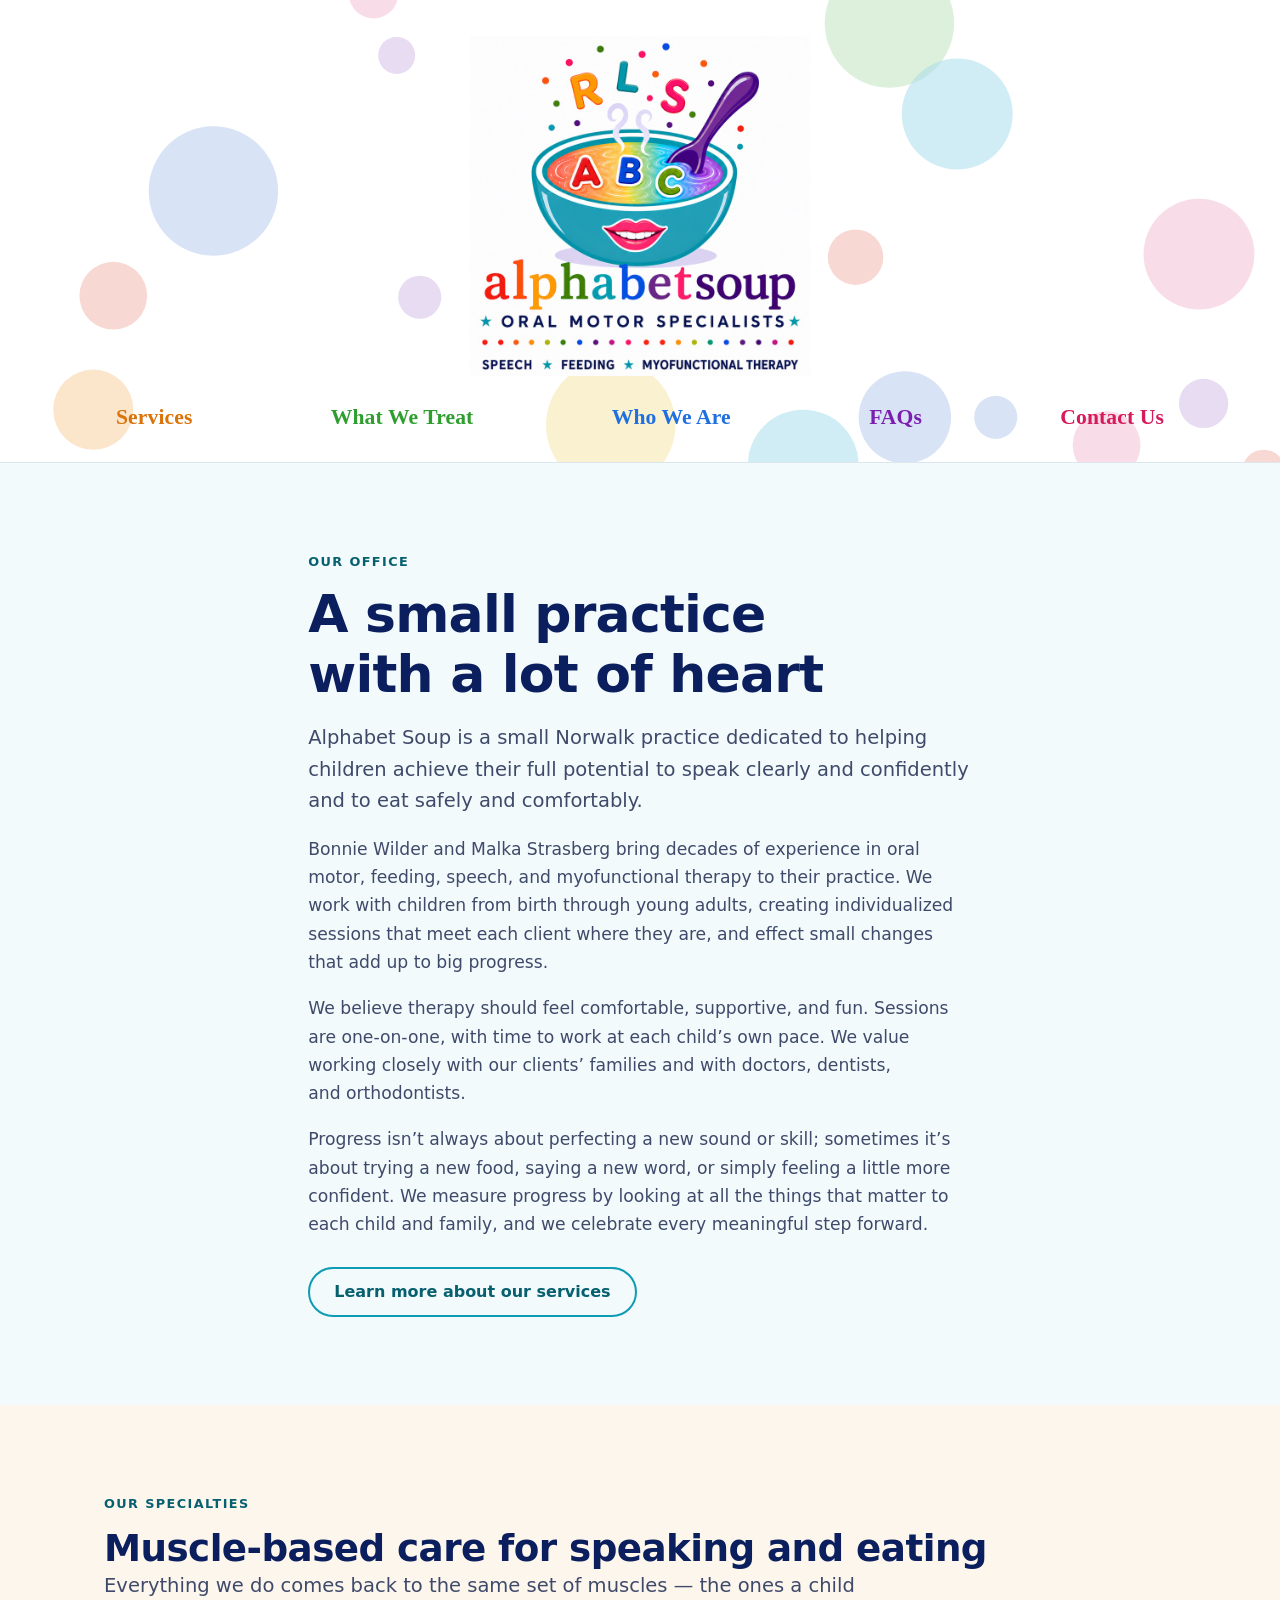
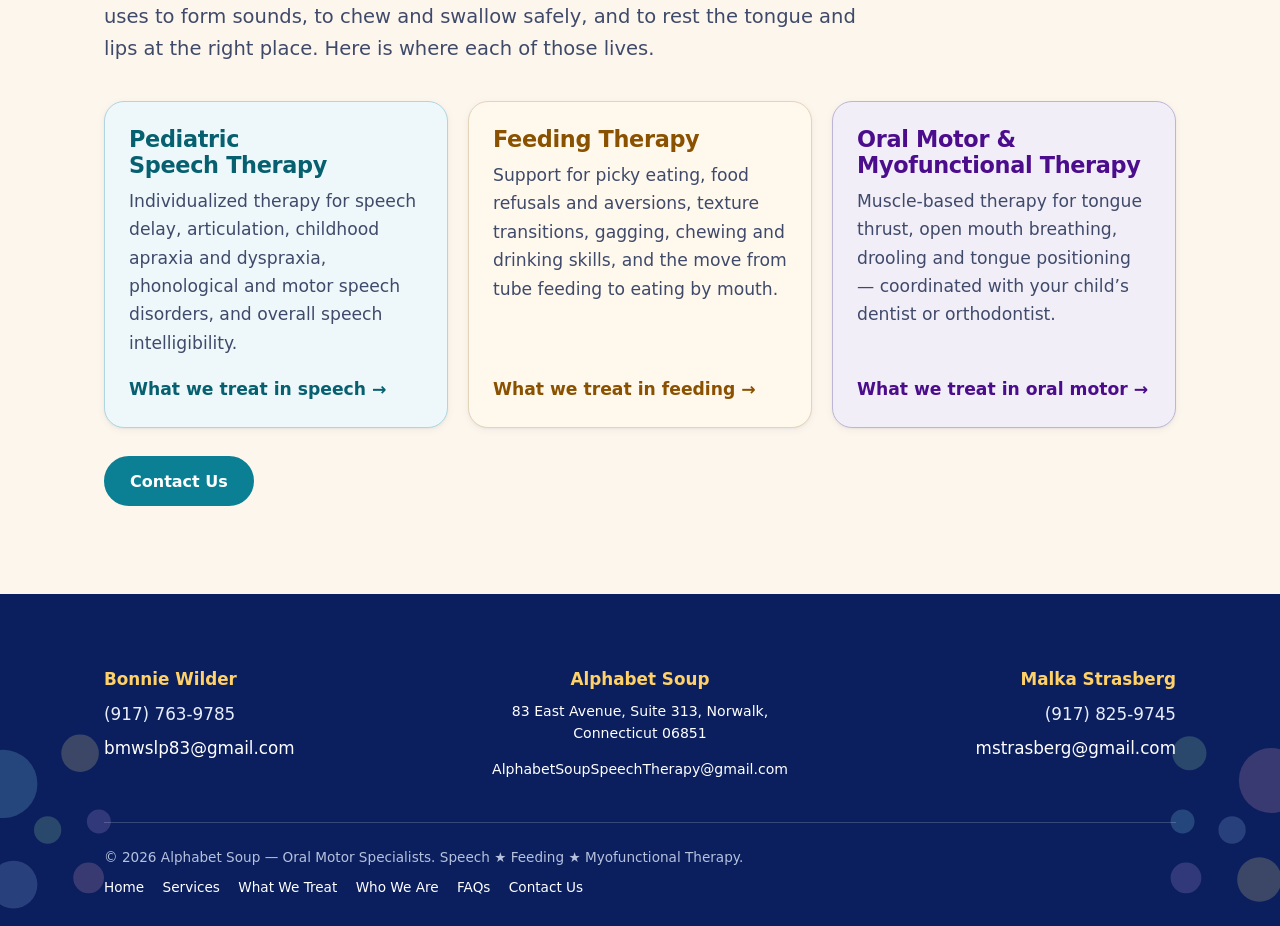
<file: index.html>
<!doctype html>
<html lang="en">
<head>
<meta charset="utf-8">
<meta name="viewport" content="width=device-width, initial-scale=1">

<title>Pediatric Speech &amp; Feeding Therapy in Norwalk, CT</title>
<meta name="description" content="Alphabet Soup provides pediatric speech, feeding, oral motor, and myofunctional therapy for ages birth to 21 in Norwalk, Connecticut and Fairfield County.">
<link rel="canonical" href="https://alphabetsoupspeechtherapy.com/">

<meta property="og:site_name" content="Alphabet Soup — Oral Motor Specialists">
<meta property="og:title" content="Pediatric Speech &amp; Feeding Therapy in Norwalk, CT">
<meta property="og:description" content="Alphabet Soup provides pediatric speech, feeding, oral motor, and myofunctional therapy for ages birth to 21 in Norwalk, Connecticut and Fairfield County.">
<meta property="og:type" content="website">
<meta property="og:locale" content="en_US">
<meta property="og:url" content="https://alphabetsoupspeechtherapy.com/">
<meta property="og:image" content="https://alphabetsoupspeechtherapy.com/assets/logo.jpg">
<meta property="og:image:alt" content="Alphabet Soup — Oral Motor Specialists: speech, feeding and myofunctional therapy">
<meta name="twitter:card" content="summary_large_image">

<meta name="theme-color" content="#fdf6ec">
<link rel="icon" href="/assets/favicon.png" type="image/png" sizes="64x64">
<link rel="apple-touch-icon" href="/assets/apple-touch-icon.png">

<link rel="stylesheet" href="/styles.css">

<!-- ═══════════════════════════════════════════════════════════════════════
     STRUCTURED DATA (JSON-LD)
     This is *data*, not code — the browser never executes it. Google reads
     it to understand who the practice is, where it is, and who works here.

     Deliberately absent, and it should stay that way:
       · openingHours — the practice does not publish hours.
       · priceRange   — no real value to state; inventing one is misleading.
       · aggregateRating / review — fabricated reviews are spam, and in the
         US they are also an FTC violation. Never add these by hand.

     If the address, phones, emails, or clinicians change, update this block
     to match the visible page. Mismatched markup is itself a penalty.
     ═══════════════════════════════════════════════════════════════════ -->
<script type="application/ld+json">
{
  "@context": "https://schema.org",
  "@type": ["MedicalBusiness", "LocalBusiness"],
  "@id": "https://alphabetsoupspeechtherapy.com/#practice",
  "name": "Alphabet Soup — Oral Motor Specialists",
  "alternateName": "Alphabet Soup Speech Therapy",
  "description": "Alphabet Soup is a pediatric speech, feeding, oral motor, and myofunctional therapy practice in Norwalk, Connecticut, serving infants, children, teens, and young adults from birth through age 21.",
  "url": "https://alphabetsoupspeechtherapy.com/",
  "logo": "https://alphabetsoupspeechtherapy.com/assets/logo.jpg",
  "image": "https://alphabetsoupspeechtherapy.com/assets/logo.jpg",
  "telephone": "+1-917-763-9785",
  "email": "AlphabetSoupSpeechTherapy@gmail.com",
  "address": {
    "@type": "PostalAddress",
    "streetAddress": "83 East Avenue, Suite 313",
    "addressLocality": "Norwalk",
    "addressRegion": "CT",
    "postalCode": "06851",
    "addressCountry": "US"
  },
  "areaServed": [
    {
      "@type": "City",
      "name": "Norwalk",
      "containedInPlace": {
        "@type": "AdministrativeArea",
        "name": "Fairfield County, Connecticut"
      }
    },
    {
      "@type": "AdministrativeArea",
      "name": "Fairfield County, Connecticut"
    }
  ],
  "medicalSpecialty": "SpeechPathology",
  "knowsAbout": [
    "Pediatric speech therapy",
    "Feeding therapy",
    "Oral motor therapy",
    "Myofunctional therapy",
    "Speech delay",
    "Childhood apraxia of speech",
    "Articulation therapy",
    "Tongue thrust",
    "Picky eating",
    "Pediatric feeding disorders",
    "Oral function",
    "Swallowing therapy",
    "PROMPT therapy",
    "SOS Approach to Feeding"
  ],
  "employee": [
    {
      "@type": "Person",
      "name": "Bonnie Wilder",
      "honorificSuffix": "M.A., CCC-SLP",
      "jobTitle": "Pediatric Speech-Language Pathologist and Oral Motor Specialist",
      "telephone": "+1-917-763-9785",
      "email": "bmwslp83@gmail.com",
      "worksFor": { "@id": "https://alphabetsoupspeechtherapy.com/#practice" },
      "knowsAbout": [
        "Oral sensory motor therapy",
        "Pediatric feeding therapy",
        "Speech sound disorders"
      ]
    },
    {
      "@type": "Person",
      "name": "Malka Strasberg",
      "honorificSuffix": "M.S., CCC-SLP, C/NDT",
      "jobTitle": "Speech-Language Pathologist",
      "telephone": "+1-917-825-9745",
      "email": "mstrasberg@gmail.com",
      "worksFor": { "@id": "https://alphabetsoupspeechtherapy.com/#practice" },
      "alumniOf": [
        { "@type": "CollegeOrUniversity", "name": "University of Pennsylvania" },
        { "@type": "CollegeOrUniversity", "name": "Hunter College" }
      ],
      "memberOf": {
        "@type": "Organization",
        "name": "American Speech-Language-Hearing Association"
      },
      "knowsAbout": [
        "Myofunctional therapy",
        "Muscle-based speech disorders",
        "Oral sensory motor feeding disorders",
        "Neurodevelopmental Treatment (NDT)"
      ]
    }
  ]
}
</script>
</head>

<body>
<a class="skip" href="#main">Skip to content</a>

<header class="site-header">
  <div class="wrap header-inner">
    <a class="brand" href="/">
      <img class="brand-logo" src="/assets/logo.jpg"
           alt="Alphabet Soup — Oral Motor Specialists. Speech, feeding, myofunctional therapy."
           width="800" height="800" fetchpriority="high">
    </a>

    <nav class="site-nav" aria-label="Primary">
      <ul>
        <li><a href="/services">Services</a></li>
        <li><a href="/what-we-treat">What We Treat</a></li>
        <li><a href="/who-we-are">Who We Are</a></li>
        <li><a href="/faqs">FAQs</a></li>
        <li><a href="/contact">Contact Us</a></li>
      </ul>
    </nav>
  </div>
</header>

<main id="main">

  <!-- ══════════════════════ OUR OFFICE ══════════════════════ -->
  <section class="section section--tint">
    <div class="wrap measure">
      <p class="eyebrow">Our office</p>
      <h1>A small practice with a lot of heart</h1>

      <div class="prose" style="margin-top:1.1rem">
        <p class="lede">
          Alphabet Soup is a small Norwalk practice dedicated to helping children
          achieve their full potential to speak clearly and confidently and to eat
          safely and comfortably.
        </p>
        <p>
          Bonnie Wilder and Malka Strasberg bring decades of experience in oral
          motor, feeding, speech, and myofunctional therapy to their practice. We
          work with children from birth through young adults, creating individualized
          sessions that meet each client where they are, and effect small changes
          that add up to big progress.
        </p>
        <p>
          We believe therapy should feel comfortable, supportive, and fun. Sessions
          are one-on-one, with time to work at each child&rsquo;s own pace. We value
          working closely with our clients&rsquo; families and with doctors, dentists,
          and orthodontists.
        </p>
        <p>
          Progress isn&rsquo;t always about perfecting a new sound or skill; sometimes
          it&rsquo;s about trying a new food, saying a new word, or simply feeling a
          little more confident. We measure progress by looking at all the things that
          matter to each child and family, and we celebrate every meaningful step
          forward.
        </p>
      </div>

      <div class="btn-row">
        <a class="btn btn-outline" href="/services">Learn more about our services</a>
      </div>
    </div>
  </section>

  <!-- ══════════════════ OUR SPECIALTIES ══════════════════ -->
  <section class="section">
    <div class="wrap">
      <p class="eyebrow a-teal">Our specialties</p>
      <h2>Muscle-based care for speaking and eating</h2>
      <p class="lede">
        Everything we do comes back to the same set of muscles &mdash; the ones a child uses
        to form sounds, to chew and swallow safely, and to rest the tongue and lips at
        the right place. Here is where each of those lives.
      </p>

      <ul class="grid-3">
        <li class="card a-teal">
          <h3>Pediatric Speech Therapy</h3>
          <p>
            Individualized therapy for speech delay, articulation, childhood apraxia
            and dyspraxia, phonological and motor speech disorders, and overall speech
            intelligibility.
          </p>
          <a class="card-link" href="/what-we-treat#speech">What we treat in speech</a>
        </li>

        <li class="card a-orange">
          <h3>Feeding Therapy</h3>
          <p>
            Support for picky eating, food refusals and aversions, texture transitions,
            gagging, chewing and drinking skills, and the move from tube feeding to
            eating by mouth.
          </p>
          <a class="card-link" href="/what-we-treat#feeding">What we treat in feeding</a>
        </li>

        <li class="card a-purple">
          <h3>Oral Motor &amp; Myofunctional Therapy</h3>
          <p>
            Muscle-based therapy for tongue thrust, open mouth breathing, drooling and
            tongue positioning &mdash; coordinated with your child&rsquo;s dentist or orthodontist.
          </p>
          <a class="card-link" href="/what-we-treat#myo">What we treat in oral motor</a>
        </li>
      </ul>

      <div class="btn-row">
        <a class="btn" href="/contact">Contact Us</a>
      </div>
    </div>
  </section>

</main>

<footer class="site-footer">
  <div class="wrap">
    <div class="footer-grid">

      <div class="footer-col footer-person">
        <p class="footer-name">Bonnie Wilder</p>
        <a href="tel:+19177639785">(917) 763-9785</a>
        <a href="mailto:bmwslp83@gmail.com">bmwslp83@gmail.com</a>
      </div>

      <div class="footer-col footer-office">
        <p class="footer-name">Alphabet Soup</p>
        <address>
          <a href="https://www.google.com/maps/search/?api=1&amp;query=83+East+Avenue+Suite+313+Norwalk+CT+06851" target="_blank" rel="noopener">
            83 East Avenue, Suite&nbsp;313, Norwalk, Connecticut 06851
          </a>
        </address>
        <p class="footer-email">
          <a href="mailto:AlphabetSoupSpeechTherapy@gmail.com">AlphabetSoupSpeechTherapy@gmail.com</a>
        </p>
      </div>

      <div class="footer-col footer-person footer-person--right">
        <p class="footer-name">Malka Strasberg</p>
        <a href="tel:+19178259745">(917) 825-9745</a>
        <a href="mailto:mstrasberg@gmail.com">mstrasberg@gmail.com</a>
      </div>

    </div>

    <div class="footer-bottom">
      <p>&copy; 2026 Alphabet Soup — Oral Motor Specialists. Speech &#9733; Feeding &#9733; Myofunctional Therapy.</p>
      <nav aria-label="Footer">
        <ul>
          <li><a href="/">Home</a></li>
          <li><a href="/services">Services</a></li>
          <li><a href="/what-we-treat">What We Treat</a></li>
          <li><a href="/who-we-are">Who We Are</a></li>
          <li><a href="/faqs">FAQs</a></li>
          <li><a href="/contact">Contact Us</a></li>
        </ul>
      </nav>
    </div>
  </div>
</footer>

</body>
</html>
</file>
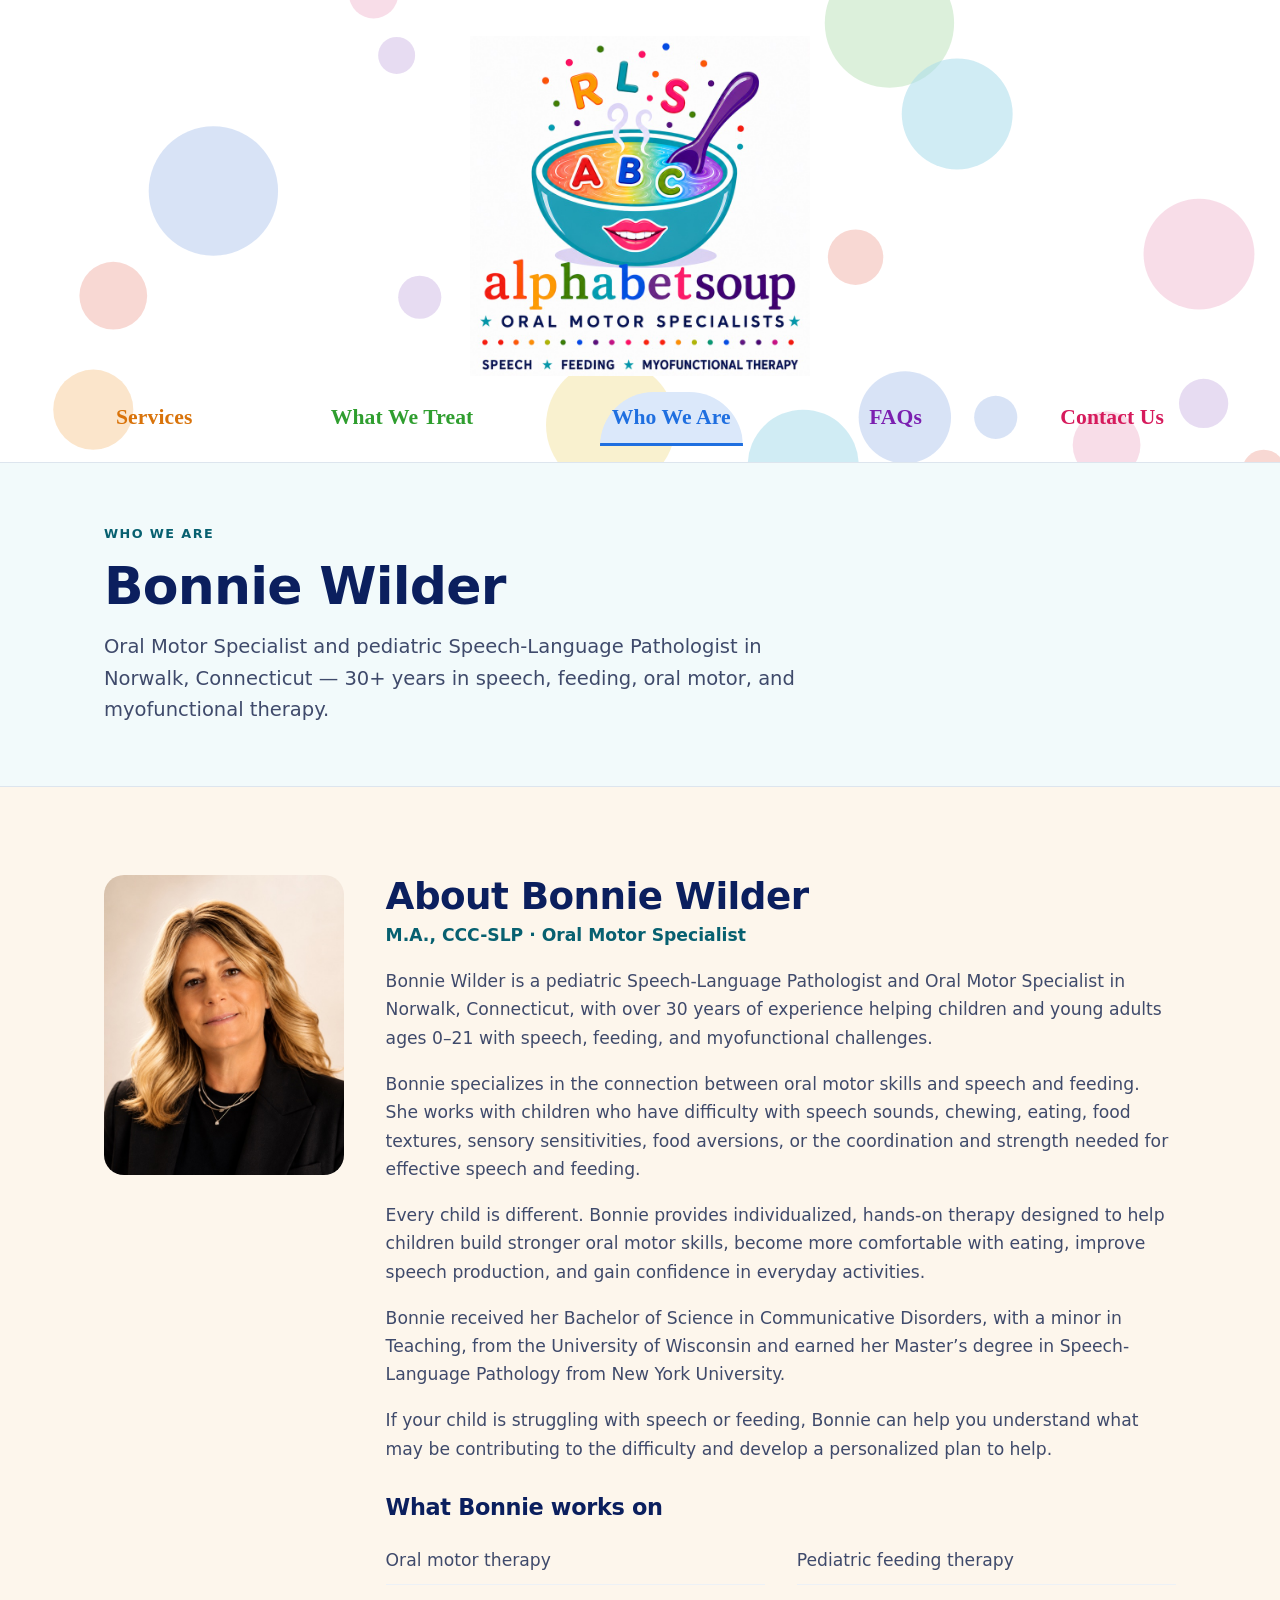
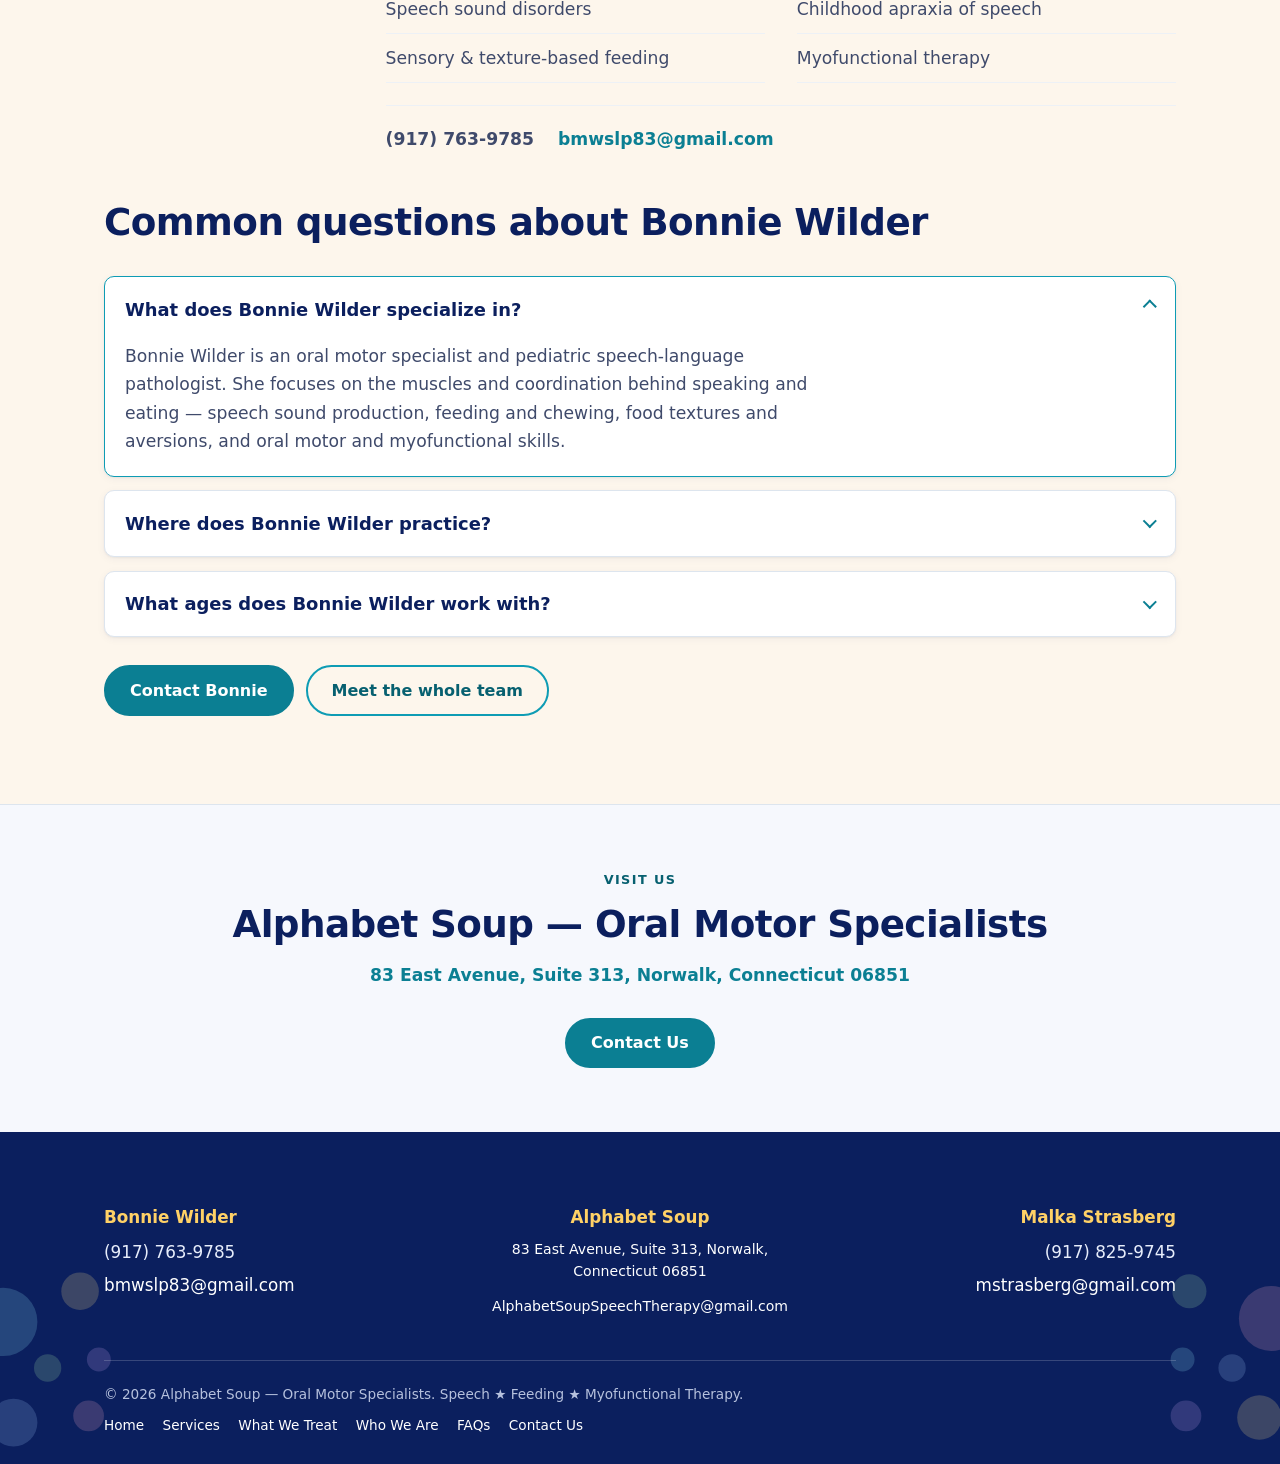
<file: bonnie-wilder.html>
<!doctype html>
<html lang="en">
<head>
<meta charset="utf-8">
<meta name="viewport" content="width=device-width, initial-scale=1">

<title>Bonnie Wilder — Oral Motor Specialist &amp; Speech-Language Pathologist, Norwalk CT</title>
<meta name="description" content="Bonnie Wilder, M.A., CCC-SLP, is a pediatric oral motor specialist and speech-language pathologist in Norwalk, Connecticut, with 30+ years of experience in speech, feeding, and myofunctional therapy for ages 0–21.">
<link rel="canonical" href="https://alphabetsoupspeechtherapy.com/bonnie-wilder">

<meta property="og:site_name" content="Alphabet Soup — Oral Motor Specialists">
<meta property="og:title" content="Bonnie Wilder — Oral Motor Specialist &amp; Speech-Language Pathologist, Norwalk CT">
<meta property="og:description" content="Bonnie Wilder, M.A., CCC-SLP, is a pediatric oral motor specialist and speech-language pathologist in Norwalk, Connecticut, with 30+ years of experience.">
<meta property="og:type" content="profile">
<meta property="og:locale" content="en_US">
<meta property="og:url" content="https://alphabetsoupspeechtherapy.com/bonnie-wilder">
<meta property="og:image" content="https://alphabetsoupspeechtherapy.com/assets/bonnie.jpg">
<meta property="og:image:alt" content="Bonnie Wilder, M.A., CCC-SLP — Oral Motor Specialist in Norwalk, Connecticut">
<meta name="twitter:card" content="summary_large_image">

<meta name="theme-color" content="#fdf6ec">
<link rel="icon" href="/assets/favicon.png" type="image/png" sizes="64x64">
<link rel="apple-touch-icon" href="/assets/apple-touch-icon.png">

<link rel="stylesheet" href="/styles.css">

<!-- Breadcrumb structured data. Inert JSON-LD data, not executable script. -->
<script type="application/ld+json">
{
  "@context": "https://schema.org",
  "@type": "BreadcrumbList",
  "itemListElement": [
    { "@type": "ListItem", "position": 1, "name": "Home", "item": "https://alphabetsoupspeechtherapy.com/" },
    { "@type": "ListItem", "position": 2, "name": "Who We Are", "item": "https://alphabetsoupspeechtherapy.com/who-we-are" },
    { "@type": "ListItem", "position": 3, "name": "Bonnie Wilder", "item": "https://alphabetsoupspeechtherapy.com/bonnie-wilder" }
  ]
}
</script>

<!-- ═══════════════════════════════════════════════════════════════════════
     PROFILE PAGE (JSON-LD) — the primary "who is Bonnie Wilder" record.
     Google and AI answer engines read this to connect the name to the
     practice, the location, and her specialties.

     ⚠️ sameAs is where her professional profiles go once they exist
     (LinkedIn, ASHA ProFind, Psychology Today, Google Business Profile).
     Adding real, matching URLs here is one of the strongest signals for
     ranking a personal name — fill them in as she creates them.
     ═══════════════════════════════════════════════════════════════════ -->
<script type="application/ld+json">
{
  "@context": "https://schema.org",
  "@type": "ProfilePage",
  "mainEntity": {
    "@type": "Person",
    "name": "Bonnie Wilder",
    "honorificSuffix": "M.A., CCC-SLP",
    "jobTitle": ["Oral Motor Specialist", "Pediatric Speech-Language Pathologist"],
    "description": "Bonnie Wilder is a pediatric speech-language pathologist and oral motor specialist in Norwalk, Connecticut, with over 30 years of experience helping children and young adults ages 0–21 with speech, feeding, oral motor, and myofunctional challenges.",
    "image": "https://alphabetsoupspeechtherapy.com/assets/bonnie.jpg",
    "url": "https://alphabetsoupspeechtherapy.com/bonnie-wilder",
    "telephone": "+1-917-763-9785",
    "email": "bmwslp83@gmail.com",
    "worksFor": {
      "@id": "https://alphabetsoupspeechtherapy.com/#practice",
      "name": "Alphabet Soup — Oral Motor Specialists"
    },
    "workLocation": {
      "@type": "Place",
      "address": {
        "@type": "PostalAddress",
        "streetAddress": "83 East Avenue, Suite 313",
        "addressLocality": "Norwalk",
        "addressRegion": "CT",
        "postalCode": "06851",
        "addressCountry": "US"
      }
    },
    "areaServed": { "@type": "AdministrativeArea", "name": "Fairfield County, Connecticut" },
    "alumniOf": [
      { "@type": "CollegeOrUniversity", "name": "University of Wisconsin" },
      { "@type": "CollegeOrUniversity", "name": "New York University" }
    ],
    "knowsAbout": [
      "Oral motor therapy",
      "Pediatric feeding therapy",
      "Speech sound disorders",
      "Childhood apraxia of speech",
      "Sensory and texture-based feeding difficulties",
      "Myofunctional therapy"
    ]
  }
}
</script>

<!-- FAQ structured data — copied word for word from the visible Q&A below. -->
<script type="application/ld+json">
{
  "@context": "https://schema.org",
  "@type": "FAQPage",
  "mainEntity": [
    {
      "@type": "Question",
      "name": "What does Bonnie Wilder specialize in?",
      "acceptedAnswer": {
        "@type": "Answer",
        "text": "Bonnie Wilder is an oral motor specialist and pediatric speech-language pathologist. She focuses on the muscles and coordination behind speaking and eating — speech sound production, feeding and chewing, food textures and aversions, and oral motor and myofunctional skills."
      }
    },
    {
      "@type": "Question",
      "name": "Where does Bonnie Wilder practice?",
      "acceptedAnswer": {
        "@type": "Answer",
        "text": "Bonnie practices at Alphabet Soup, 83 East Avenue, Suite 313, Norwalk, Connecticut, and sees families from across Fairfield County, including Westport, Wilton, Darien, New Canaan, Stamford, Fairfield, and Ridgefield."
      }
    },
    {
      "@type": "Question",
      "name": "What ages does Bonnie Wilder work with?",
      "acceptedAnswer": {
        "@type": "Answer",
        "text": "Bonnie works with children and young adults from birth through age 21."
      }
    }
  ]
}
</script>
</head>

<body>
<a class="skip" href="#main">Skip to content</a>

<header class="site-header">
  <div class="wrap header-inner">
    <a class="brand" href="/">
      <img class="brand-logo" src="/assets/logo.jpg"
           alt="Alphabet Soup — Oral Motor Specialists. Speech, feeding, myofunctional therapy."
           width="800" height="800" fetchpriority="high">
    </a>

    <nav class="site-nav" aria-label="Primary">
      <ul>
        <li><a href="/services">Services</a></li>
        <li><a href="/what-we-treat">What We Treat</a></li>
        <li><a href="/who-we-are" aria-current="page">Who We Are</a></li>
        <li><a href="/faqs">FAQs</a></li>
        <li><a href="/contact">Contact Us</a></li>
      </ul>
    </nav>
  </div>
</header>

<main id="main">

  <section class="page-head">
    <div class="wrap">
      <p class="eyebrow a-teal"><a href="/who-we-are" style="color:inherit;text-decoration:none">Who we are</a></p>
      <h1>Bonnie Wilder</h1>
      <p class="lede">
        Oral Motor Specialist and pediatric Speech-Language Pathologist in Norwalk,
        Connecticut &mdash; 30+ years in speech, feeding, oral motor, and myofunctional therapy.
      </p>
    </div>
  </section>

  <section class="section">
    <div class="wrap">

      <article class="bio" id="bonnie">
        <div>
          <img class="bio-photo" src="/assets/bonnie.jpg"
               alt="Bonnie Wilder, M.A., CCC-SLP — Oral Motor Specialist in Norwalk, Connecticut"
               width="600" height="750">
        </div>

        <div>
          <h2>About Bonnie Wilder</h2>
          <p class="bio-cred">M.A., CCC-SLP &middot; Oral Motor Specialist</p>
          <div class="prose">
            <p>
              Bonnie Wilder is a pediatric Speech-Language Pathologist and Oral Motor
              Specialist in Norwalk, Connecticut, with over 30 years of experience helping
              children and young adults ages 0&ndash;21 with speech, feeding, and
              myofunctional challenges.
            </p>
            <p>
              Bonnie specializes in the connection between oral motor skills and speech
              and feeding. She works with children who have difficulty with speech sounds,
              chewing, eating, food textures, sensory sensitivities, food aversions, or the
              coordination and strength needed for effective speech and feeding.
            </p>
            <p>
              Every child is different. Bonnie provides individualized, hands-on therapy
              designed to help children build stronger oral motor skills, become more
              comfortable with eating, improve speech production, and gain confidence in
              everyday activities.
            </p>
            <p>
              Bonnie received her Bachelor of Science in Communicative Disorders, with a
              minor in Teaching, from the University of Wisconsin and earned her
              Master&rsquo;s degree in Speech-Language Pathology from New York University.
            </p>
            <p>
              If your child is struggling with speech or feeding, Bonnie can help you
              understand what may be contributing to the difficulty and develop a
              personalized plan to help.
            </p>
          </div>

          <h3 style="margin-top:2rem">What Bonnie works on</h3>
          <ul class="list-check list-check--two a-teal" style="margin-top:1rem">
            <li>Oral motor therapy</li>
            <li>Pediatric feeding therapy</li>
            <li>Speech sound disorders</li>
            <li>Childhood apraxia of speech</li>
            <li>Sensory &amp; texture-based feeding</li>
            <li>Myofunctional therapy</li>
          </ul>

          <div class="bio-contact">
            <span><a href="tel:+19177639785">(917) 763-9785</a></span>
            <span><a href="mailto:bmwslp83@gmail.com">bmwslp83@gmail.com</a></span>
          </div>
        </div>
      </article>

      <!-- ─────────────── COMMON QUESTIONS (AEO / FAQ) ─────────────── -->
      <h2 style="margin-top:3rem">Common questions about Bonnie Wilder</h2>
      <div class="faq">
        <details open>
          <summary>What does Bonnie Wilder specialize in?</summary>
          <div class="answer">
            <p>
              Bonnie Wilder is an oral motor specialist and pediatric speech-language
              pathologist. She focuses on the muscles and coordination behind speaking and
              eating &mdash; speech sound production, feeding and chewing, food textures and
              aversions, and oral motor and myofunctional skills.
            </p>
          </div>
        </details>
        <details>
          <summary>Where does Bonnie Wilder practice?</summary>
          <div class="answer">
            <p>
              Bonnie practices at Alphabet Soup, 83 East Avenue, Suite&nbsp;313, Norwalk,
              Connecticut, and sees families from across Fairfield County, including Westport,
              Wilton, Darien, New Canaan, Stamford, Fairfield, and Ridgefield.
            </p>
          </div>
        </details>
        <details>
          <summary>What ages does Bonnie Wilder work with?</summary>
          <div class="answer">
            <p>Bonnie works with children and young adults from birth through age 21.</p>
          </div>
        </details>
      </div>

      <div class="btn-row">
        <a class="btn" href="/contact">Contact Bonnie</a>
        <a class="btn btn-outline" href="/who-we-are">Meet the whole team</a>
      </div>

    </div>
  </section>

  <!-- ══════════════ CLOSING · WHERE TO FIND US ══════════════ -->
  <section class="cta-band">
    <div class="wrap">
      <p class="eyebrow" style="justify-content:center">Visit us</p>
      <h2>Alphabet Soup — Oral Motor Specialists</h2>
      <address>
        <a href="https://www.google.com/maps/search/?api=1&amp;query=83+East+Avenue+Suite+313+Norwalk+CT+06851" target="_blank" rel="noopener">83 East Avenue, Suite&nbsp;313, Norwalk, Connecticut 06851</a>
      </address>
      <div class="btn-row">
        <a class="btn" href="/contact">Contact Us</a>
      </div>
    </div>
  </section>

</main>

<footer class="site-footer">
  <div class="wrap">
    <div class="footer-grid">

      <div class="footer-col footer-person">
        <p class="footer-name">Bonnie Wilder</p>
        <a href="tel:+19177639785">(917) 763-9785</a>
        <a href="mailto:bmwslp83@gmail.com">bmwslp83@gmail.com</a>
      </div>

      <div class="footer-col footer-office">
        <p class="footer-name">Alphabet Soup</p>
        <address>
          <a href="https://www.google.com/maps/search/?api=1&amp;query=83+East+Avenue+Suite+313+Norwalk+CT+06851" target="_blank" rel="noopener">
            83 East Avenue, Suite&nbsp;313, Norwalk, Connecticut 06851
          </a>
        </address>
        <p class="footer-email">
          <a href="mailto:AlphabetSoupSpeechTherapy@gmail.com">AlphabetSoupSpeechTherapy@gmail.com</a>
        </p>
      </div>

      <div class="footer-col footer-person footer-person--right">
        <p class="footer-name">Malka Strasberg</p>
        <a href="tel:+19178259745">(917) 825-9745</a>
        <a href="mailto:mstrasberg@gmail.com">mstrasberg@gmail.com</a>
      </div>

    </div>

    <div class="footer-bottom">
      <p>&copy; 2026 Alphabet Soup — Oral Motor Specialists. Speech &#9733; Feeding &#9733; Myofunctional Therapy.</p>
      <nav aria-label="Footer">
        <ul>
          <li><a href="/">Home</a></li>
          <li><a href="/services">Services</a></li>
          <li><a href="/what-we-treat">What We Treat</a></li>
          <li><a href="/who-we-are">Who We Are</a></li>
          <li><a href="/faqs">FAQs</a></li>
          <li><a href="/contact">Contact Us</a></li>
        </ul>
      </nav>
    </div>
  </div>
</footer>

</body>
</html>
</file>
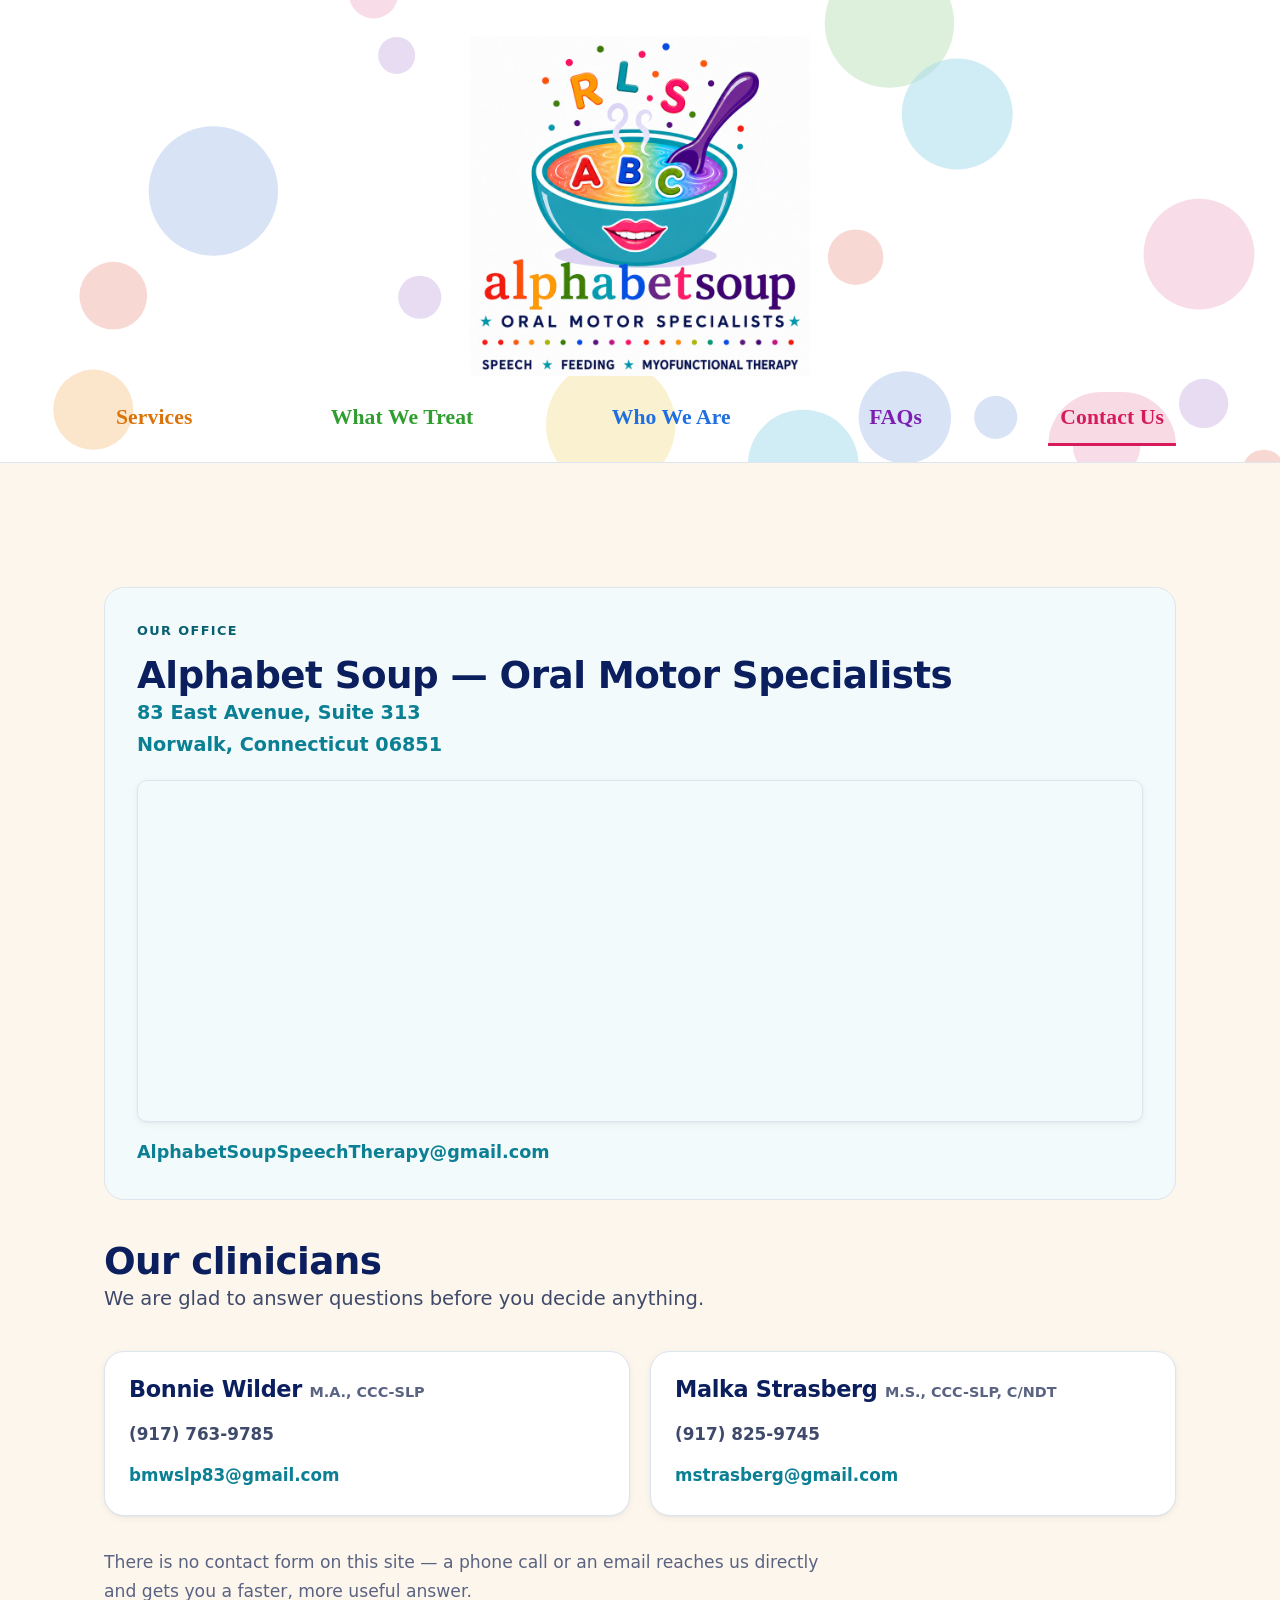
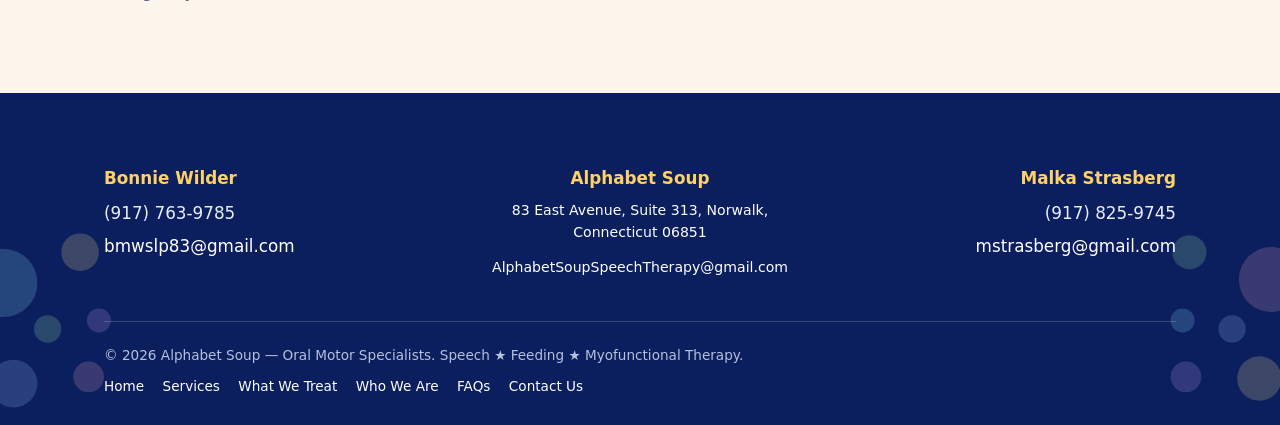
<file: contact.html>
<!doctype html>
<html lang="en">
<head>
<meta charset="utf-8">
<meta name="viewport" content="width=device-width, initial-scale=1">

<title>Contact Alphabet Soup | Norwalk, CT Speech Therapy</title>
<meta name="description" content="Call or email Bonnie Wilder and Malka Strasberg. 83 East Avenue, Suite 313, Norwalk, Connecticut 06851, serving families across Fairfield County.">
<link rel="canonical" href="https://alphabetsoupspeechtherapy.com/contact">

<meta property="og:site_name" content="Alphabet Soup — Oral Motor Specialists">
<meta property="og:title" content="Contact Alphabet Soup | Norwalk, CT Speech Therapy">
<meta property="og:description" content="Call or email Bonnie Wilder and Malka Strasberg. 83 East Avenue, Suite 313, Norwalk, Connecticut 06851, serving families across Fairfield County.">
<meta property="og:type" content="website">
<meta property="og:locale" content="en_US">
<meta property="og:url" content="https://alphabetsoupspeechtherapy.com/contact">
<meta property="og:image" content="https://alphabetsoupspeechtherapy.com/assets/logo.jpg">
<meta property="og:image:alt" content="Alphabet Soup — Oral Motor Specialists: speech, feeding and myofunctional therapy">
<meta name="twitter:card" content="summary_large_image">

<meta name="theme-color" content="#fdf6ec">
<link rel="icon" href="/assets/favicon.png" type="image/png" sizes="64x64">
<link rel="apple-touch-icon" href="/assets/apple-touch-icon.png">

<link rel="stylesheet" href="/styles.css">

<!-- Breadcrumb structured data. Inert JSON-LD data, not executable script. -->
<script type="application/ld+json">
{
  "@context": "https://schema.org",
  "@type": "BreadcrumbList",
  "itemListElement": [
    {
      "@type": "ListItem",
      "position": 1,
      "name": "Home",
      "item": "https://alphabetsoupspeechtherapy.com/"
    },
    {
      "@type": "ListItem",
      "position": 2,
      "name": "Contact Us",
      "item": "https://alphabetsoupspeechtherapy.com/contact"
    }
  ]
}
</script>
</head>

<body>
<a class="skip" href="#main">Skip to content</a>

<header class="site-header">
  <div class="wrap header-inner">
    <a class="brand" href="/">
      <img class="brand-logo" src="/assets/logo.jpg"
           alt="Alphabet Soup — Oral Motor Specialists. Speech, feeding, myofunctional therapy."
           width="800" height="800" fetchpriority="high">
    </a>

    <nav class="site-nav" aria-label="Primary">
      <ul>
        <li><a href="/services">Services</a></li>
        <li><a href="/what-we-treat">What We Treat</a></li>
        <li><a href="/who-we-are">Who We Are</a></li>
        <li><a href="/faqs">FAQs</a></li>
        <li><a href="/contact" aria-current="page">Contact Us</a></li>
      </ul>
    </nav>
  </div>
</header>

<main id="main">

  <section class="section">
    <div class="wrap">

      <!-- ─────────────────────── OUR OFFICE (first) ─────────────────────── -->
      <div class="address-card">
        <p class="eyebrow">Our office</p>
        <h1 class="h1-compact">Alphabet Soup &mdash; Oral Motor Specialists</h1>
        <address>
          <a href="https://www.google.com/maps/dir/?api=1&amp;destination=83+East+Avenue+Suite+313+Norwalk+CT+06851" target="_blank" rel="noopener">
            83 East Avenue, Suite&nbsp;313<br>
            Norwalk, Connecticut 06851
          </a>
        </address>

        <!-- Embedded Google map. Tapping it, or the address above, opens
             turn-by-turn directions to the office. -->
        <div class="map-embed">
          <iframe
            title="Map to Alphabet Soup — 83 East Avenue, Suite 313, Norwalk, CT 06851"
            src="https://www.google.com/maps?q=83+East+Avenue+Suite+313+Norwalk+CT+06851&amp;output=embed"
            loading="lazy" referrerpolicy="no-referrer-when-downgrade"></iframe>
        </div>
        <p class="office-email office-email--below-map">
          <a href="mailto:AlphabetSoupSpeechTherapy@gmail.com">AlphabetSoupSpeechTherapy@gmail.com</a>
        </p>
      </div>

      <!-- ─────────────────────── CLINICIANS ─────────────────────── -->
      <h2 style="margin-top:2.5rem">Our clinicians</h2>
      <p class="lede">
        We are glad to answer questions before you decide anything.
      </p>

      <div class="contact-grid">

        <div class="contact-card a-teal">
          <h3>Bonnie Wilder <span class="role-inline">M.A., CCC-SLP</span></h3>
          <ul class="contact-list">
            <li><a href="tel:+19177639785">(917)&nbsp;763-9785</a></li>
            <li><a href="mailto:bmwslp83@gmail.com">bmwslp83@gmail.com</a></li>
          </ul>
        </div>

        <div class="contact-card">
          <h3>Malka Strasberg <span class="role-inline">M.S., CCC-SLP, C/NDT</span></h3>
          <ul class="contact-list">
            <li><a href="tel:+19178259745">(917)&nbsp;825-9745</a></li>
            <li><a href="mailto:mstrasberg@gmail.com">mstrasberg@gmail.com</a></li>
          </ul>
        </div>

      </div>

      <p class="measure" style="margin-top:2rem;color:var(--muted)">
        There is no contact form on this site &mdash; a phone call or an email reaches
        us directly and gets you a faster, more useful answer.
      </p>

    </div>
  </section>

</main>

<footer class="site-footer">
  <div class="wrap">
    <div class="footer-grid">

      <div class="footer-col footer-person">
        <p class="footer-name">Bonnie Wilder</p>
        <a href="tel:+19177639785">(917) 763-9785</a>
        <a href="mailto:bmwslp83@gmail.com">bmwslp83@gmail.com</a>
      </div>

      <div class="footer-col footer-office">
        <p class="footer-name">Alphabet Soup</p>
        <address>
          <a href="https://www.google.com/maps/search/?api=1&amp;query=83+East+Avenue+Suite+313+Norwalk+CT+06851" target="_blank" rel="noopener">
            83 East Avenue, Suite&nbsp;313, Norwalk, Connecticut 06851
          </a>
        </address>
        <p class="footer-email">
          <a href="mailto:AlphabetSoupSpeechTherapy@gmail.com">AlphabetSoupSpeechTherapy@gmail.com</a>
        </p>
      </div>

      <div class="footer-col footer-person footer-person--right">
        <p class="footer-name">Malka Strasberg</p>
        <a href="tel:+19178259745">(917) 825-9745</a>
        <a href="mailto:mstrasberg@gmail.com">mstrasberg@gmail.com</a>
      </div>

    </div>

    <div class="footer-bottom">
      <p>&copy; 2026 Alphabet Soup — Oral Motor Specialists. Speech &#9733; Feeding &#9733; Myofunctional Therapy.</p>
      <nav aria-label="Footer">
        <ul>
          <li><a href="/">Home</a></li>
          <li><a href="/services">Services</a></li>
          <li><a href="/what-we-treat">What We Treat</a></li>
          <li><a href="/who-we-are">Who We Are</a></li>
          <li><a href="/faqs">FAQs</a></li>
          <li><a href="/contact">Contact Us</a></li>
        </ul>
      </nav>
    </div>
  </div>
</footer>

</body>
</html>
</file>
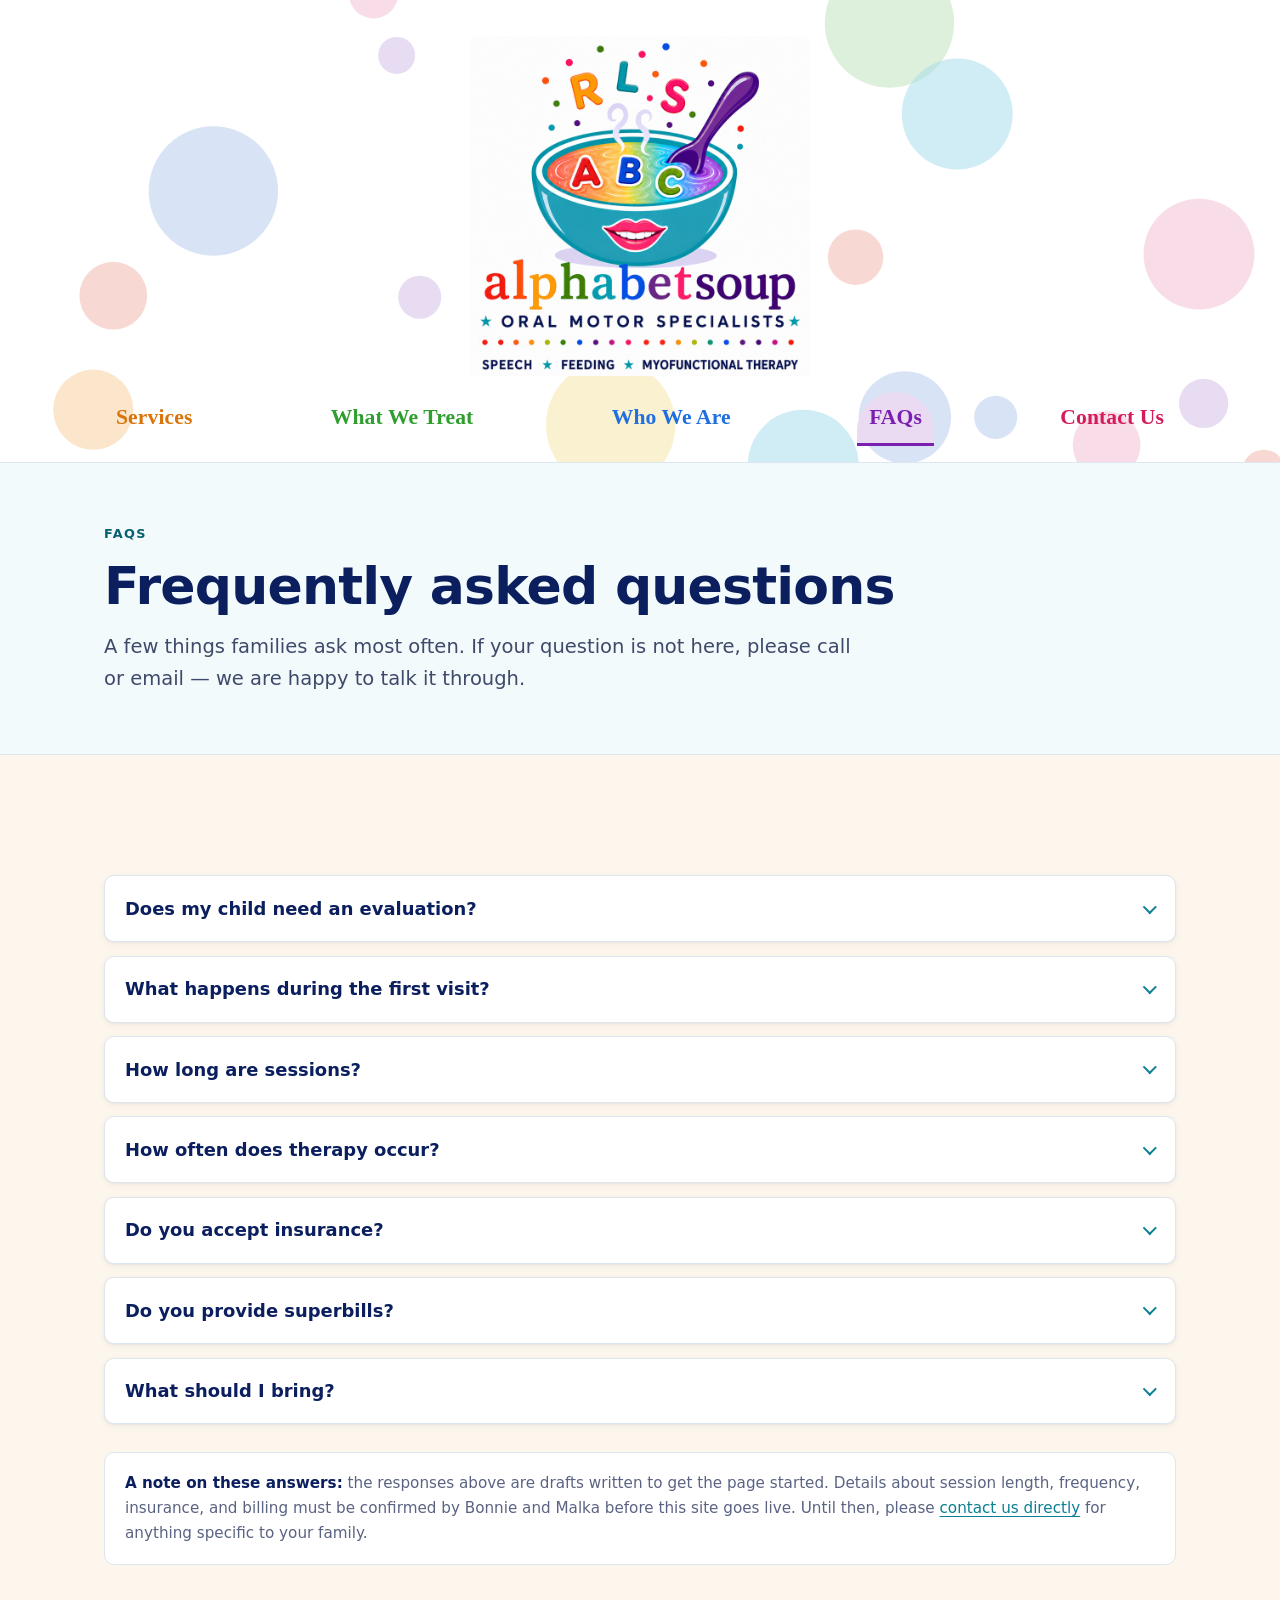
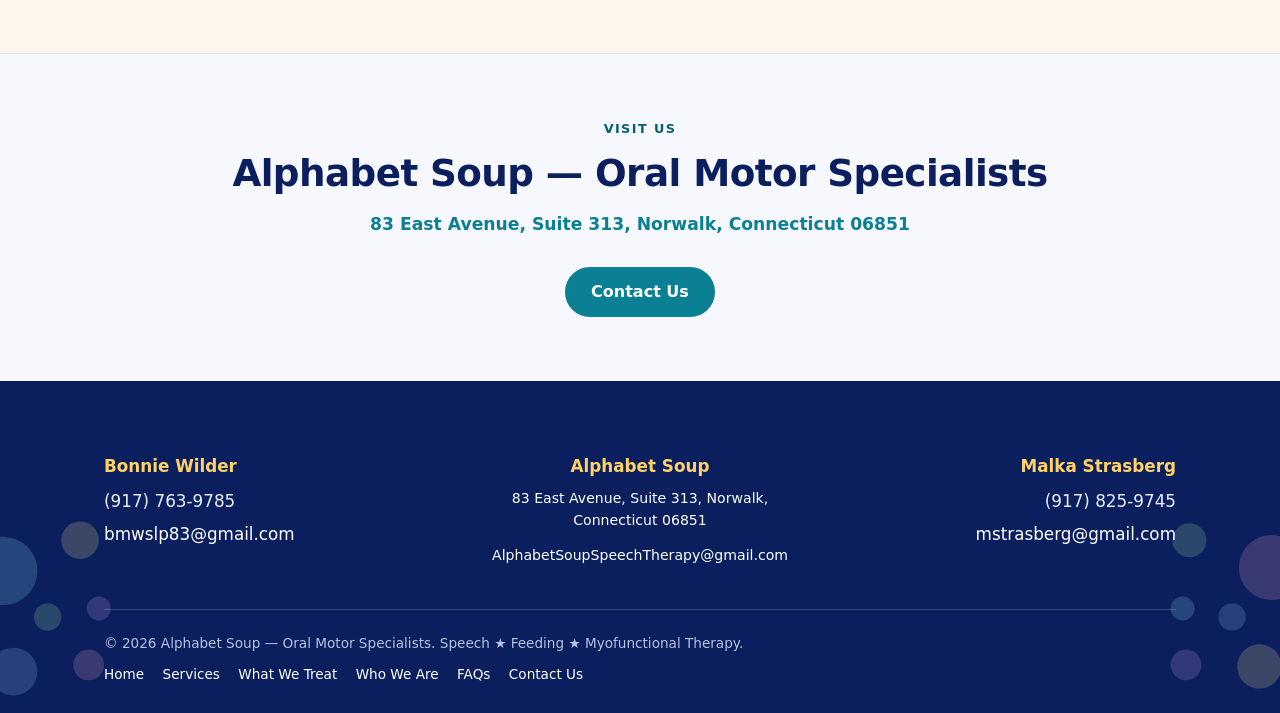
<file: faqs.html>
<!doctype html>
<html lang="en">
<head>
<meta charset="utf-8">
<meta name="viewport" content="width=device-width, initial-scale=1">

<title>Speech &amp; Feeding Therapy FAQs | Norwalk, CT</title>
<meta name="description" content="Common questions about evaluations, first visits, session length and frequency, insurance, superbills, and what to bring to a first appointment.">
<link rel="canonical" href="https://alphabetsoupspeechtherapy.com/faqs">

<meta property="og:site_name" content="Alphabet Soup — Oral Motor Specialists">
<meta property="og:title" content="Speech &amp; Feeding Therapy FAQs | Norwalk, CT">
<meta property="og:description" content="Common questions about evaluations, first visits, session length and frequency, insurance, superbills, and what to bring to a first appointment.">
<meta property="og:type" content="website">
<meta property="og:locale" content="en_US">
<meta property="og:url" content="https://alphabetsoupspeechtherapy.com/faqs">
<meta property="og:image" content="https://alphabetsoupspeechtherapy.com/assets/logo.jpg">
<meta property="og:image:alt" content="Alphabet Soup — Oral Motor Specialists: speech, feeding and myofunctional therapy">
<meta name="twitter:card" content="summary_large_image">

<meta name="theme-color" content="#fdf6ec">
<link rel="icon" href="/assets/favicon.png" type="image/png" sizes="64x64">
<link rel="apple-touch-icon" href="/assets/apple-touch-icon.png">

<link rel="stylesheet" href="/styles.css">

<!-- Breadcrumb structured data. Inert JSON-LD data, not executable script. -->
<script type="application/ld+json">
{
  "@context": "https://schema.org",
  "@type": "BreadcrumbList",
  "itemListElement": [
    {
      "@type": "ListItem",
      "position": 1,
      "name": "Home",
      "item": "https://alphabetsoupspeechtherapy.com/"
    },
    {
      "@type": "ListItem",
      "position": 2,
      "name": "FAQs",
      "item": "https://alphabetsoupspeechtherapy.com/faqs"
    }
  ]
}
</script>

<!-- ═══════════════════════════════════════════════════════════════════════
     FAQ STRUCTURED DATA (JSON-LD) — KEEP IN SYNC WITH THE PAGE

     ⚠️ Every question and answer below is copied word for word from the
     visible text further down this file. Google requires that. If markup and
     visible text disagree, the rich result is dropped and the mismatch can
     count against the site.

     ⚠️ The visible answers are still DRAFTS awaiting Bonnie and Malka's
     review. WHENEVER YOU EDIT AN ANSWER ON THE PAGE, EDIT IT HERE TOO —
     same wording, same punctuation. Add or delete a question here as well.

     This is inert data, not executable script. Nothing here runs.
     ═══════════════════════════════════════════════════════════════════ -->
<script type="application/ld+json">
{
  "@context": "https://schema.org",
  "@type": "FAQPage",
  "mainEntity": [
    {
      "@type": "Question",
      "name": "Does my child need an evaluation?",
      "acceptedAnswer": {
        "@type": "Answer",
        "text": "In most cases, yes — an evaluation is how we understand what is happening before we recommend anything. It gives us a baseline for speech, feeding, and oral motor skills, and it gives you a clear picture of whether therapy makes sense right now. If you are unsure, call or email us and describe what you are seeing. We can tell you whether an evaluation is the right next step."
      }
    },
    {
      "@type": "Question",
      "name": "What happens during the first visit?",
      "acceptedAnswer": {
        "@type": "Answer",
        "text": "The first visit is part conversation and part hands-on look. We ask about your child’s history, development, medical background, and what daily life and mealtimes look like at home. Then we spend time with your child directly — playing, talking, and where feeding is a concern, eating. We finish by talking through what we observed and what we would suggest next. Parents and caregivers are welcome to stay for the whole visit."
      }
    },
    {
      "@type": "Question",
      "name": "How long are sessions?",
      "acceptedAnswer": {
        "@type": "Answer",
        "text": "Session length is set individually, based on your child’s age, attention, and goals. We will confirm the length that fits your child after the evaluation."
      }
    },
    {
      "@type": "Question",
      "name": "How often does therapy occur?",
      "acceptedAnswer": {
        "@type": "Answer",
        "text": "Frequency is recommended case by case. Some children do well with one session a week; others benefit from more, especially early on or when feeding safety is involved. We will discuss a recommended schedule with you after the evaluation and revisit it as your child progresses."
      }
    },
    {
      "@type": "Question",
      "name": "Do you accept insurance?",
      "acceptedAnswer": {
        "@type": "Answer",
        "text": "Please contact us directly to ask about payment and insurance for your specific plan. Coverage for speech, feeding, and myofunctional therapy varies a great deal between plans, and we would rather give you accurate information for your situation than a general answer. We also recommend calling your insurer to ask what your plan covers for outpatient speech-language and feeding therapy."
      }
    },
    {
      "@type": "Question",
      "name": "Do you provide superbills?",
      "acceptedAnswer": {
        "@type": "Answer",
        "text": "Please ask us about superbills and out-of-network reimbursement paperwork when you get in touch, and we will tell you exactly what we can provide for your plan."
      }
    },
    {
      "@type": "Question",
      "name": "What should I bring?",
      "acceptedAnswer": {
        "@type": "Answer",
        "text": "For a first visit, it helps to bring any recent reports or evaluations (medical, developmental, school, dental or orthodontic), your child’s insurance information, and a list of your questions. For feeding visits, bring a few foods your child currently eats and anything they usually drink from — a familiar cup, bottle, or straw cup. For any visit, a comfort item is always welcome."
      }
    }
  ]
}
</script>
</head>

<body>
<a class="skip" href="#main">Skip to content</a>

<header class="site-header">
  <div class="wrap header-inner">
    <a class="brand" href="/">
      <img class="brand-logo" src="/assets/logo.jpg"
           alt="Alphabet Soup — Oral Motor Specialists. Speech, feeding, myofunctional therapy."
           width="800" height="800" fetchpriority="high">
    </a>

    <nav class="site-nav" aria-label="Primary">
      <ul>
        <li><a href="/services">Services</a></li>
        <li><a href="/what-we-treat">What We Treat</a></li>
        <li><a href="/who-we-are">Who We Are</a></li>
        <li><a href="/faqs" aria-current="page">FAQs</a></li>
        <li><a href="/contact">Contact Us</a></li>
      </ul>
    </nav>
  </div>
</header>

<main id="main">

  <section class="page-head">
    <div class="wrap">
      <p class="eyebrow a-teal">FAQs</p>
      <h1>Frequently asked questions</h1>
      <p class="lede">
        A few things families ask most often. If your question is not here,
        please call or email &mdash; we are happy to talk it through.
      </p>
    </div>
  </section>

  <section class="section">
    <div class="wrap">

      <!-- ══════════════════════════════════════════════════════════════════
           ⚠️ DRAFT ANSWERS — Bonnie and Malka must review and correct every
           one of these before this site goes live. These are plausible
           defaults, not verified facts about this practice.
           ══════════════════════════════════════════════════════════════ -->
      <div class="faq">

        <details>
          <summary>Does my child need an evaluation?</summary>
          <div class="answer">
            <!-- EDIT ME · draft answer, not verified -->
            <p>
              In most cases, yes &mdash; an evaluation is how we understand what is
              happening before we recommend anything. It gives us a baseline for
              speech, feeding, and oral motor skills, and it gives you a clear picture
              of whether therapy makes sense right now.
            </p>
            <p>
              If you are unsure, call or email us and describe what you are seeing.
              We can tell you whether an evaluation is the right next step.
            </p>
          </div>
        </details>

        <details>
          <summary>What happens during the first visit?</summary>
          <div class="answer">
            <!-- EDIT ME · draft answer, not verified -->
            <p>
              The first visit is part conversation and part hands-on look. We ask about
              your child&rsquo;s history, development, medical background, and what daily
              life and mealtimes look like at home. Then we spend time with your child
              directly &mdash; playing, talking, and where feeding is a concern, eating.
            </p>
            <p>
              We finish by talking through what we observed and what we would suggest
              next. Parents and caregivers are welcome to stay for the whole visit.
            </p>
          </div>
        </details>

        <details>
          <summary>How long are sessions?</summary>
          <div class="answer">
            <!-- EDIT ME · draft answer, not verified -->
            <p>
              Session length is set individually, based on your child&rsquo;s age,
              attention, and goals. We will confirm the length that fits your child
              after the evaluation.
            </p>
          </div>
        </details>

        <details>
          <summary>How often does therapy occur?</summary>
          <div class="answer">
            <!-- EDIT ME · draft answer, not verified -->
            <p>
              Frequency is recommended case by case. Some children do well with one
              session a week; others benefit from more, especially early on or when
              feeding safety is involved. We will discuss a recommended schedule with
              you after the evaluation and revisit it as your child progresses.
            </p>
          </div>
        </details>

        <details>
          <summary>Do you accept insurance?</summary>
          <div class="answer">
            <!-- EDIT ME · draft answer, not verified. Nothing here should be
                 taken as a statement of billing practice until confirmed. -->
            <p>
              Please contact us directly to ask about payment and insurance for your
              specific plan. Coverage for speech, feeding, and myofunctional therapy
              varies a great deal between plans, and we would rather give you accurate
              information for your situation than a general answer.
            </p>
            <p>
              We also recommend calling your insurer to ask what your plan covers for
              outpatient speech-language and feeding therapy.
            </p>
          </div>
        </details>

        <details>
          <summary>Do you provide superbills?</summary>
          <div class="answer">
            <!-- EDIT ME · draft answer, not verified -->
            <p>
              Please ask us about superbills and out-of-network reimbursement paperwork
              when you get in touch, and we will tell you exactly what we can provide
              for your plan.
            </p>
          </div>
        </details>

        <details>
          <summary>What should I bring?</summary>
          <div class="answer">
            <!-- EDIT ME · draft answer, not verified -->
            <p>
              For a first visit, it helps to bring any recent reports or evaluations
              (medical, developmental, school, dental or orthodontic), your child&rsquo;s
              insurance information, and a list of your questions.
            </p>
            <p>
              For feeding visits, bring a few foods your child currently eats and
              anything they usually drink from &mdash; a familiar cup, bottle, or straw
              cup. For any visit, a comfort item is always welcome.
            </p>
          </div>
        </details>

      </div>

      <p class="notice">
        <strong>A note on these answers:</strong> the responses above are drafts written
        to get the page started. Details about session length, frequency, insurance,
        and billing must be confirmed by Bonnie and Malka before this site goes live.
        Until then, please <a href="/contact">contact us directly</a> for anything
        specific to your family.
      </p>

    </div>
  </section>

  <!-- ══════════════ CLOSING · WHERE TO FIND US ══════════════ -->
  <section class="cta-band">
    <div class="wrap">
      <p class="eyebrow" style="justify-content:center">Visit us</p>
      <h2>Alphabet Soup — Oral Motor Specialists</h2>
      <address>
        <a href="https://www.google.com/maps/search/?api=1&amp;query=83+East+Avenue+Suite+313+Norwalk+CT+06851" target="_blank" rel="noopener">83 East Avenue, Suite&nbsp;313, Norwalk, Connecticut 06851</a>
      </address>
      <div class="btn-row">
        <a class="btn" href="/contact">Contact Us</a>
      </div>
    </div>
  </section>

</main>

<footer class="site-footer">
  <div class="wrap">
    <div class="footer-grid">

      <div class="footer-col footer-person">
        <p class="footer-name">Bonnie Wilder</p>
        <a href="tel:+19177639785">(917) 763-9785</a>
        <a href="mailto:bmwslp83@gmail.com">bmwslp83@gmail.com</a>
      </div>

      <div class="footer-col footer-office">
        <p class="footer-name">Alphabet Soup</p>
        <address>
          <a href="https://www.google.com/maps/search/?api=1&amp;query=83+East+Avenue+Suite+313+Norwalk+CT+06851" target="_blank" rel="noopener">
            83 East Avenue, Suite&nbsp;313, Norwalk, Connecticut 06851
          </a>
        </address>
        <p class="footer-email">
          <a href="mailto:AlphabetSoupSpeechTherapy@gmail.com">AlphabetSoupSpeechTherapy@gmail.com</a>
        </p>
      </div>

      <div class="footer-col footer-person footer-person--right">
        <p class="footer-name">Malka Strasberg</p>
        <a href="tel:+19178259745">(917) 825-9745</a>
        <a href="mailto:mstrasberg@gmail.com">mstrasberg@gmail.com</a>
      </div>

    </div>

    <div class="footer-bottom">
      <p>&copy; 2026 Alphabet Soup — Oral Motor Specialists. Speech &#9733; Feeding &#9733; Myofunctional Therapy.</p>
      <nav aria-label="Footer">
        <ul>
          <li><a href="/">Home</a></li>
          <li><a href="/services">Services</a></li>
          <li><a href="/what-we-treat">What We Treat</a></li>
          <li><a href="/who-we-are">Who We Are</a></li>
          <li><a href="/faqs">FAQs</a></li>
          <li><a href="/contact">Contact Us</a></li>
        </ul>
      </nav>
    </div>
  </div>
</footer>

</body>
</html>
</file>
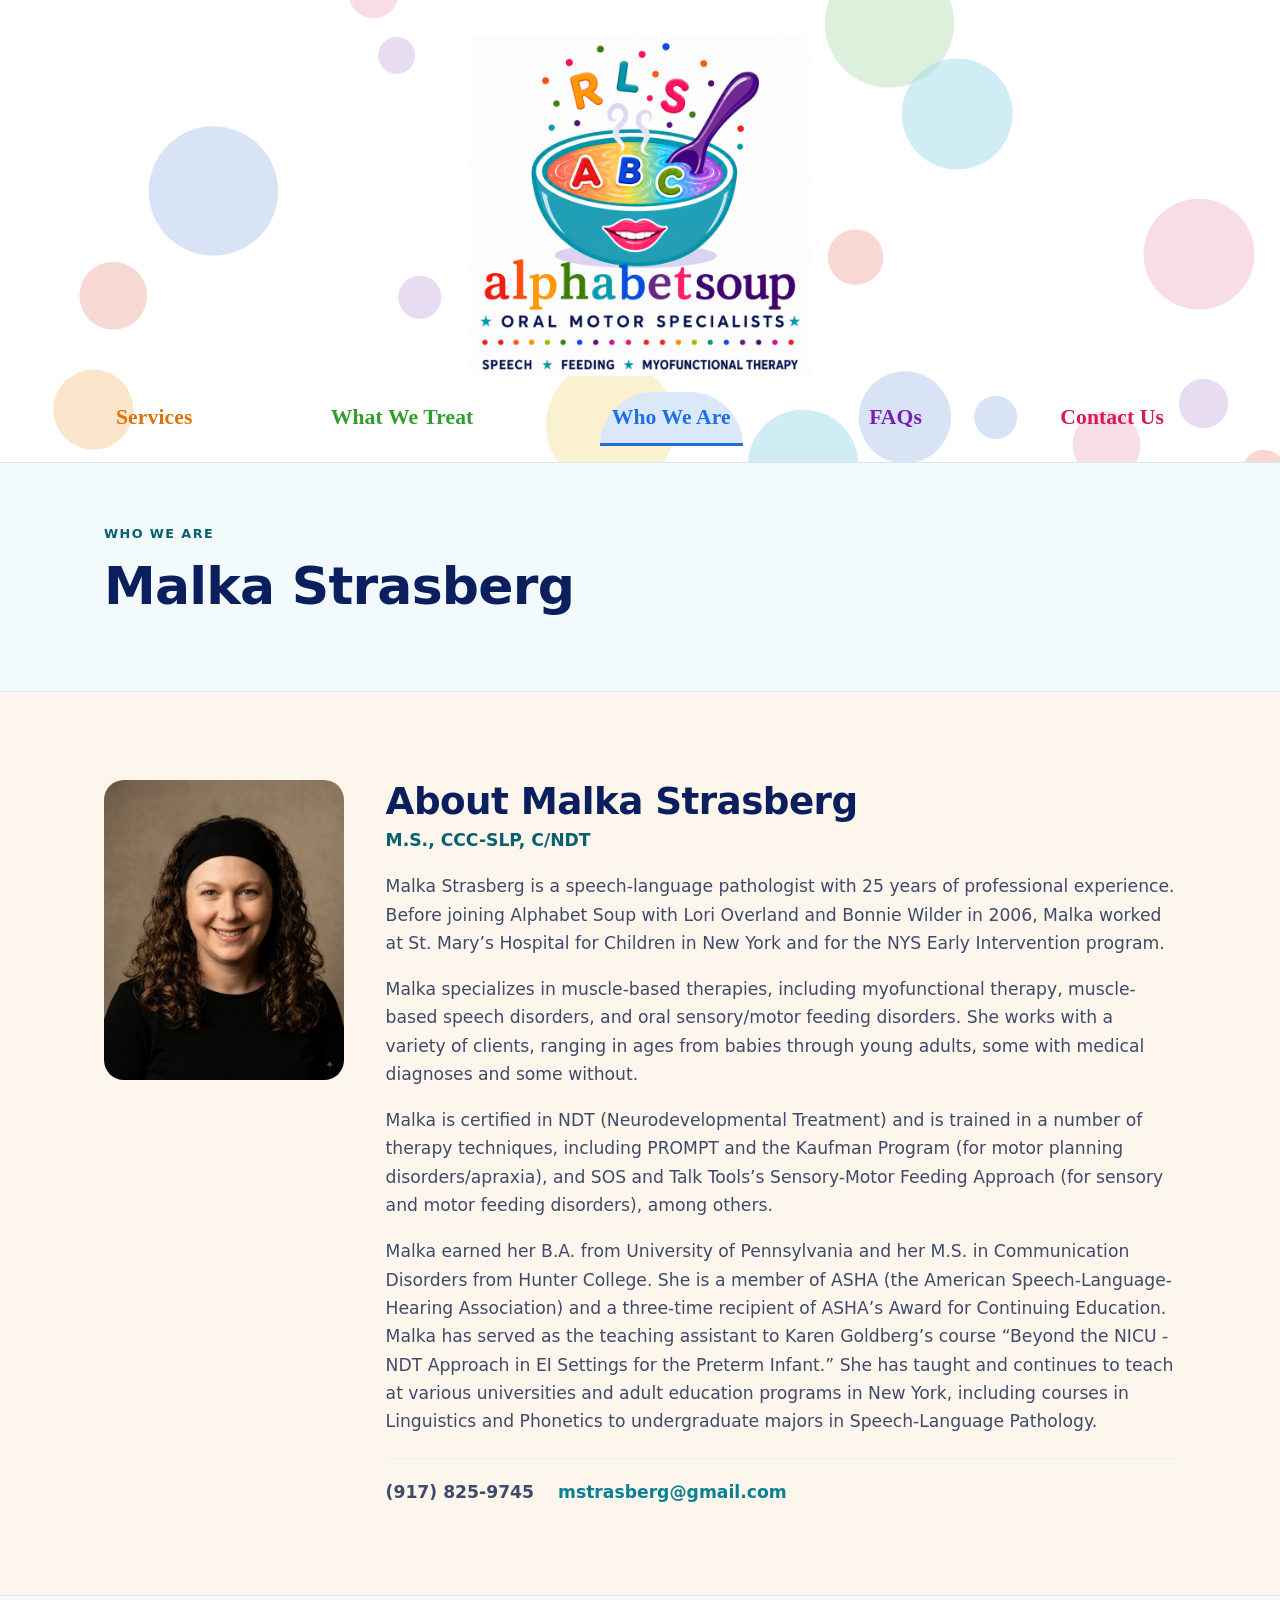
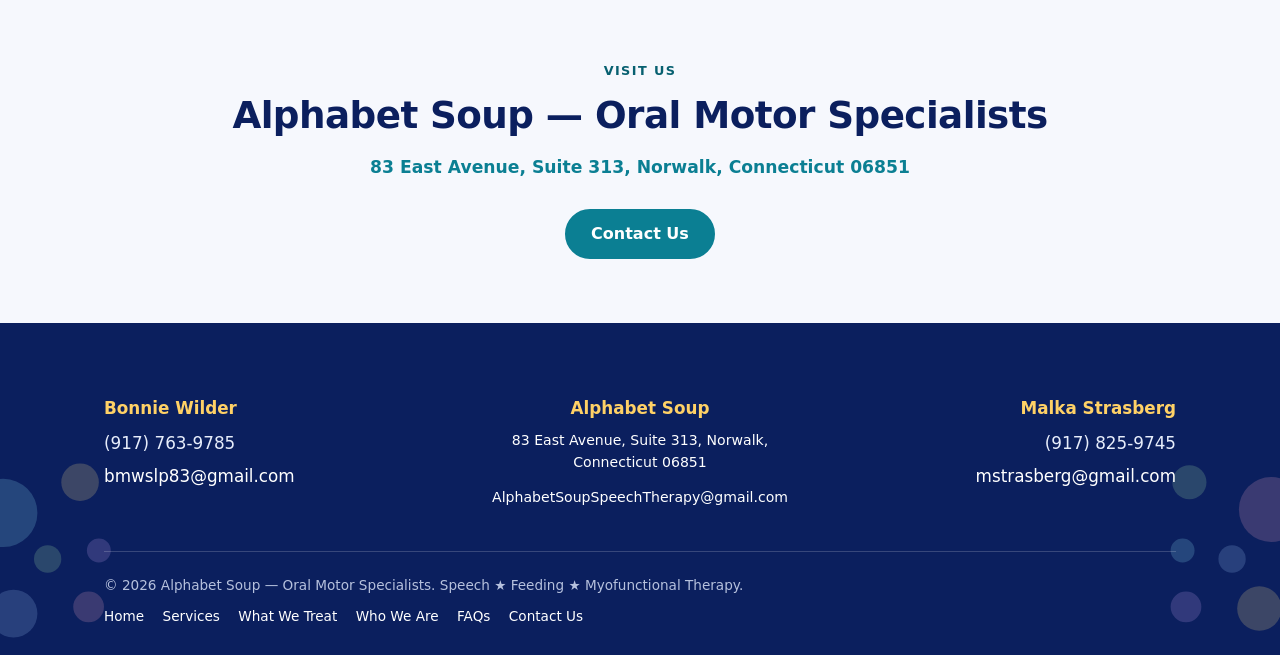
<file: malka-strasberg.html>
<!doctype html>
<html lang="en">
<head>
<meta charset="utf-8">
<meta name="viewport" content="width=device-width, initial-scale=1">

<title>Malka Strasberg — Myofunctional &amp; Speech-Language Pathologist, Norwalk CT</title>
<meta name="description" content="Malka Strasberg, M.S., CCC-SLP, C/NDT, is a speech-language pathologist in Norwalk, Connecticut, specializing in myofunctional therapy, muscle-based speech disorders, and oral sensory-motor feeding, with 25 years of experience.">
<link rel="canonical" href="https://alphabetsoupspeechtherapy.com/malka-strasberg">

<meta property="og:site_name" content="Alphabet Soup — Oral Motor Specialists">
<meta property="og:title" content="Malka Strasberg — Myofunctional &amp; Speech-Language Pathologist, Norwalk CT">
<meta property="og:description" content="Malka Strasberg, M.S., CCC-SLP, C/NDT, is a speech-language pathologist in Norwalk, Connecticut, specializing in myofunctional therapy and oral sensory-motor feeding.">
<meta property="og:type" content="profile">
<meta property="og:locale" content="en_US">
<meta property="og:url" content="https://alphabetsoupspeechtherapy.com/malka-strasberg">
<meta property="og:image" content="https://alphabetsoupspeechtherapy.com/assets/malka.jpg">
<meta property="og:image:alt" content="Malka Strasberg, M.S., CCC-SLP, C/NDT — Speech-Language Pathologist in Norwalk, Connecticut">
<meta name="twitter:card" content="summary_large_image">

<meta name="theme-color" content="#fdf6ec">
<link rel="icon" href="/assets/favicon.png" type="image/png" sizes="64x64">
<link rel="apple-touch-icon" href="/assets/apple-touch-icon.png">

<link rel="stylesheet" href="/styles.css">

<!-- Breadcrumb structured data. Inert JSON-LD data, not executable script. -->
<script type="application/ld+json">
{
  "@context": "https://schema.org",
  "@type": "BreadcrumbList",
  "itemListElement": [
    { "@type": "ListItem", "position": 1, "name": "Home", "item": "https://alphabetsoupspeechtherapy.com/" },
    { "@type": "ListItem", "position": 2, "name": "Who We Are", "item": "https://alphabetsoupspeechtherapy.com/who-we-are" },
    { "@type": "ListItem", "position": 3, "name": "Malka Strasberg", "item": "https://alphabetsoupspeechtherapy.com/malka-strasberg" }
  ]
}
</script>

<!-- ═══════════════════════════════════════════════════════════════════════
     PROFILE PAGE (JSON-LD) — the primary "who is Malka Strasberg" record.
     Google and AI answer engines read this to connect the name to the
     practice, the location, and her specialties.

     ⚠️ sameAs is where her professional profiles go once they exist
     (LinkedIn, ASHA ProFind, Psychology Today, Google Business Profile).
     Real, matching URLs here are one of the strongest signals for ranking
     a personal name — fill them in as she creates them.
     ═══════════════════════════════════════════════════════════════════ -->
<script type="application/ld+json">
{
  "@context": "https://schema.org",
  "@type": "ProfilePage",
  "mainEntity": {
    "@type": "Person",
    "name": "Malka Strasberg",
    "honorificSuffix": "M.S., CCC-SLP, C/NDT",
    "jobTitle": ["Speech-Language Pathologist", "Myofunctional Therapist"],
    "description": "Malka Strasberg is a speech-language pathologist in Norwalk, Connecticut, with 25 years of experience, specializing in myofunctional therapy, muscle-based speech disorders, and oral sensory-motor feeding disorders for babies through young adults.",
    "image": "https://alphabetsoupspeechtherapy.com/assets/malka.jpg",
    "url": "https://alphabetsoupspeechtherapy.com/malka-strasberg",
    "telephone": "+1-917-825-9745",
    "email": "mstrasberg@gmail.com",
    "worksFor": {
      "@id": "https://alphabetsoupspeechtherapy.com/#practice",
      "name": "Alphabet Soup — Oral Motor Specialists"
    },
    "workLocation": {
      "@type": "Place",
      "address": {
        "@type": "PostalAddress",
        "streetAddress": "83 East Avenue, Suite 313",
        "addressLocality": "Norwalk",
        "addressRegion": "CT",
        "postalCode": "06851",
        "addressCountry": "US"
      }
    },
    "areaServed": { "@type": "AdministrativeArea", "name": "Fairfield County, Connecticut" },
    "alumniOf": [
      { "@type": "CollegeOrUniversity", "name": "University of Pennsylvania" },
      { "@type": "CollegeOrUniversity", "name": "Hunter College" }
    ],
    "memberOf": { "@type": "Organization", "name": "American Speech-Language-Hearing Association" },
    "knowsAbout": [
      "Myofunctional therapy",
      "Muscle-based speech disorders",
      "Oral sensory-motor feeding disorders",
      "Neurodevelopmental Treatment (NDT)",
      "PROMPT therapy",
      "Kaufman Program",
      "SOS Approach to Feeding"
    ]
  }
}
</script>

</head>

<body>
<a class="skip" href="#main">Skip to content</a>

<header class="site-header">
  <div class="wrap header-inner">
    <a class="brand" href="/">
      <img class="brand-logo" src="/assets/logo.jpg"
           alt="Alphabet Soup — Oral Motor Specialists. Speech, feeding, myofunctional therapy."
           width="800" height="800" fetchpriority="high">
    </a>

    <nav class="site-nav" aria-label="Primary">
      <ul>
        <li><a href="/services">Services</a></li>
        <li><a href="/what-we-treat">What We Treat</a></li>
        <li><a href="/who-we-are" aria-current="page">Who We Are</a></li>
        <li><a href="/faqs">FAQs</a></li>
        <li><a href="/contact">Contact Us</a></li>
      </ul>
    </nav>
  </div>
</header>

<main id="main">

  <section class="page-head">
    <div class="wrap">
      <p class="eyebrow a-teal"><a href="/who-we-are" style="color:inherit;text-decoration:none">Who we are</a></p>
      <h1>Malka Strasberg</h1>
    </div>
  </section>

  <section class="section">
    <div class="wrap">

      <article class="bio" id="malka">
        <div>
          <img class="bio-photo" src="/assets/malka.jpg"
               alt="Malka Strasberg, M.S., CCC-SLP, C/NDT — Speech-Language Pathologist in Norwalk, Connecticut"
               width="600" height="750">
        </div>

        <div>
          <h2>About Malka Strasberg</h2>
          <p class="bio-cred">M.S., CCC-SLP, C/NDT</p>
          <div class="prose">
            <p>
              Malka Strasberg is a speech-language pathologist with 25 years of professional
              experience. Before joining Alphabet Soup with Lori Overland and Bonnie Wilder
              in 2006, Malka worked at St.&nbsp;Mary&rsquo;s Hospital for Children in New York
              and for the NYS Early Intervention program.
            </p>
            <p>
              Malka specializes in muscle-based therapies, including myofunctional therapy,
              muscle-based speech disorders, and oral sensory/motor feeding disorders. She
              works with a variety of clients, ranging in ages from babies through young
              adults, some with medical diagnoses and some without.
            </p>
            <p>
              Malka is certified in NDT (Neurodevelopmental Treatment) and is trained in a
              number of therapy techniques, including PROMPT and the Kaufman Program (for
              motor planning disorders/apraxia), and SOS and Talk Tools&rsquo;s Sensory-Motor
              Feeding Approach (for sensory and motor feeding disorders), among others.
            </p>
            <p>
              Malka earned her B.A. from University of Pennsylvania and her M.S. in
              Communication Disorders from Hunter College. She is a member of ASHA (the
              American Speech-Language-Hearing Association) and a three-time recipient of
              ASHA&rsquo;s Award for Continuing Education. Malka has served as the teaching
              assistant to Karen Goldberg&rsquo;s course &ldquo;Beyond the NICU - NDT Approach
              in EI Settings for the Preterm Infant.&rdquo; She has taught and continues to
              teach at various universities and adult education programs in New York,
              including courses in Linguistics and Phonetics to undergraduate majors in
              Speech-Language Pathology.
            </p>
          </div>

          <div class="bio-contact">
            <span><a href="tel:+19178259745">(917) 825-9745</a></span>
            <span><a href="mailto:mstrasberg@gmail.com">mstrasberg@gmail.com</a></span>
          </div>
        </div>
      </article>

    </div>
  </section>

  <!-- ══════════════ CLOSING · WHERE TO FIND US ══════════════ -->
  <section class="cta-band">
    <div class="wrap">
      <p class="eyebrow" style="justify-content:center">Visit us</p>
      <h2>Alphabet Soup — Oral Motor Specialists</h2>
      <address>
        <a href="https://www.google.com/maps/search/?api=1&amp;query=83+East+Avenue+Suite+313+Norwalk+CT+06851" target="_blank" rel="noopener">83 East Avenue, Suite&nbsp;313, Norwalk, Connecticut 06851</a>
      </address>
      <div class="btn-row">
        <a class="btn" href="/contact">Contact Us</a>
      </div>
    </div>
  </section>

</main>

<footer class="site-footer">
  <div class="wrap">
    <div class="footer-grid">

      <div class="footer-col footer-person">
        <p class="footer-name">Bonnie Wilder</p>
        <a href="tel:+19177639785">(917) 763-9785</a>
        <a href="mailto:bmwslp83@gmail.com">bmwslp83@gmail.com</a>
      </div>

      <div class="footer-col footer-office">
        <p class="footer-name">Alphabet Soup</p>
        <address>
          <a href="https://www.google.com/maps/search/?api=1&amp;query=83+East+Avenue+Suite+313+Norwalk+CT+06851" target="_blank" rel="noopener">
            83 East Avenue, Suite&nbsp;313, Norwalk, Connecticut 06851
          </a>
        </address>
        <p class="footer-email">
          <a href="mailto:AlphabetSoupSpeechTherapy@gmail.com">AlphabetSoupSpeechTherapy@gmail.com</a>
        </p>
      </div>

      <div class="footer-col footer-person footer-person--right">
        <p class="footer-name">Malka Strasberg</p>
        <a href="tel:+19178259745">(917) 825-9745</a>
        <a href="mailto:mstrasberg@gmail.com">mstrasberg@gmail.com</a>
      </div>

    </div>

    <div class="footer-bottom">
      <p>&copy; 2026 Alphabet Soup — Oral Motor Specialists. Speech &#9733; Feeding &#9733; Myofunctional Therapy.</p>
      <nav aria-label="Footer">
        <ul>
          <li><a href="/">Home</a></li>
          <li><a href="/services">Services</a></li>
          <li><a href="/what-we-treat">What We Treat</a></li>
          <li><a href="/who-we-are">Who We Are</a></li>
          <li><a href="/faqs">FAQs</a></li>
          <li><a href="/contact">Contact Us</a></li>
        </ul>
      </nav>
    </div>
  </div>
</footer>

</body>
</html>
</file>
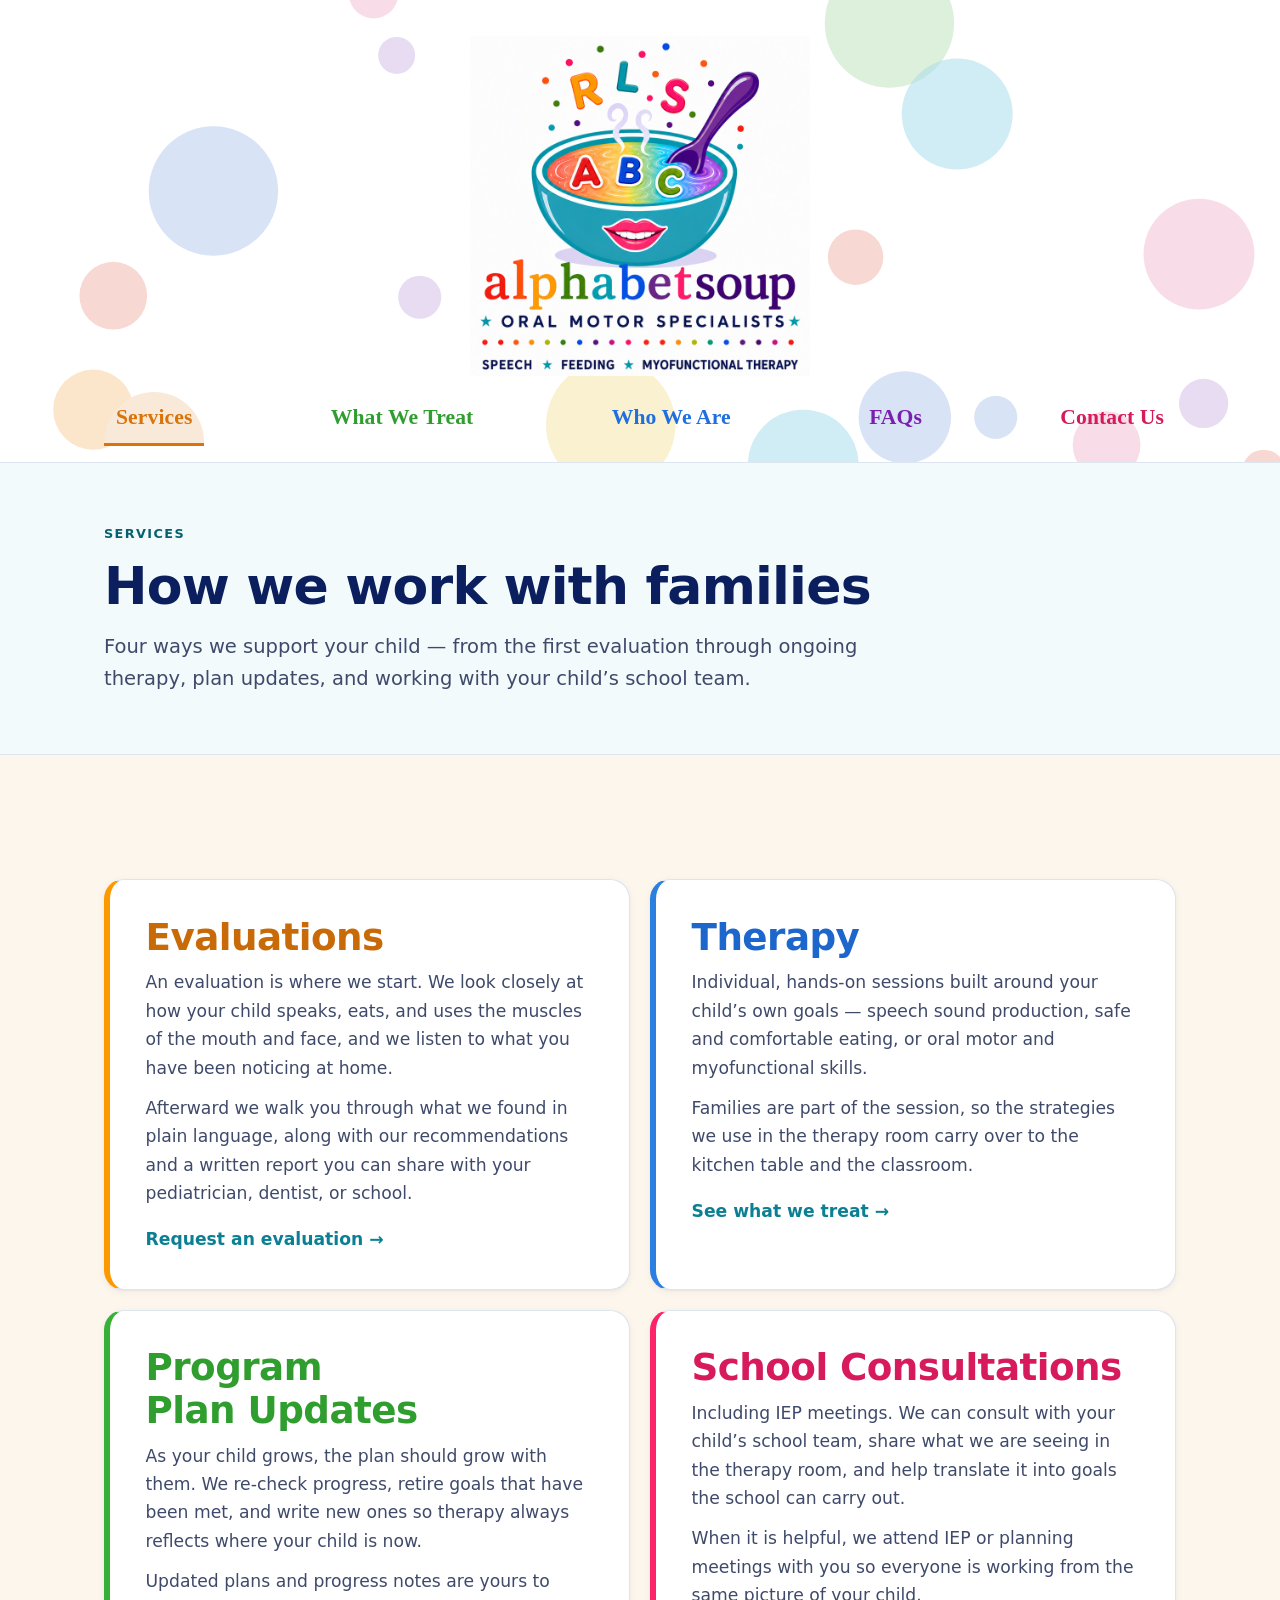
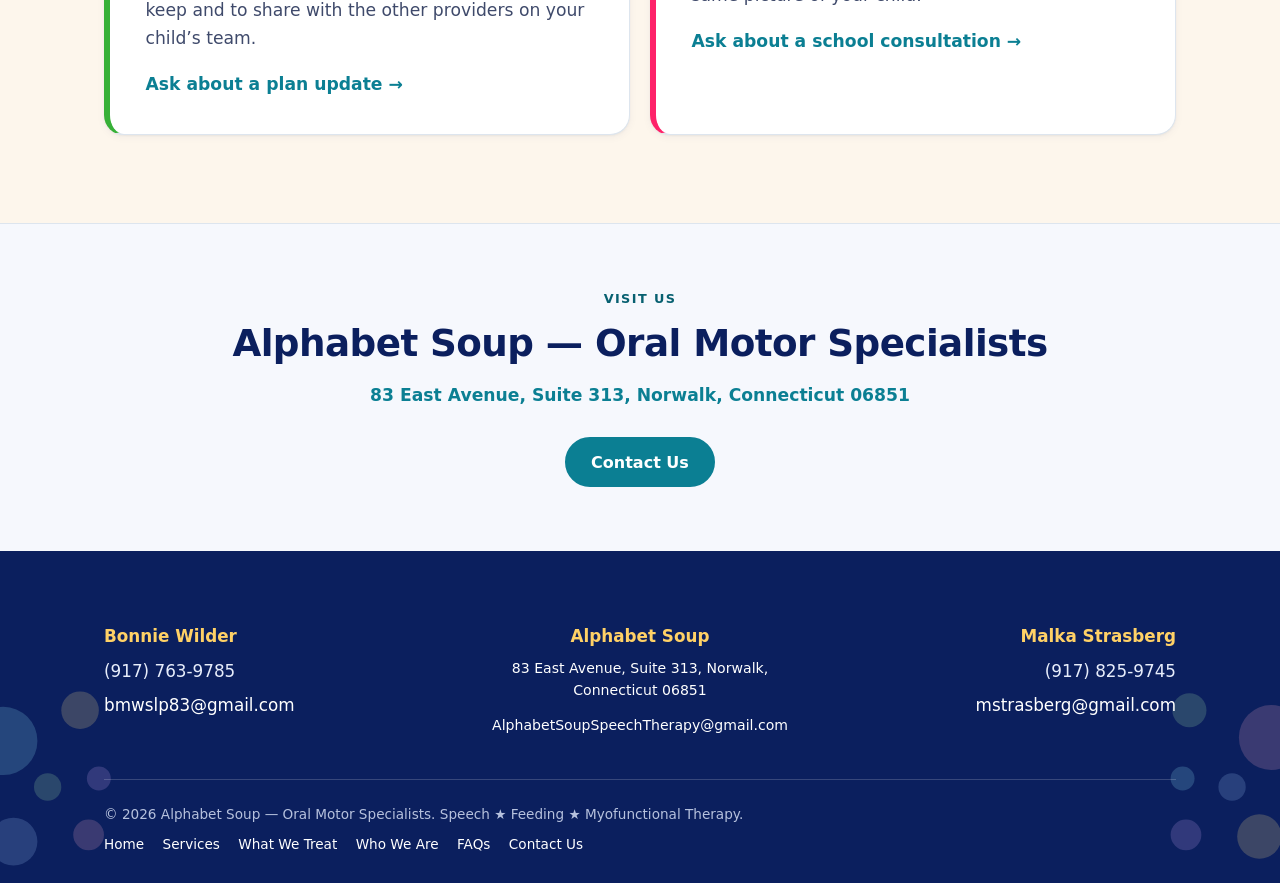
<file: services.html>
<!doctype html>
<html lang="en">
<head>
<meta charset="utf-8">
<meta name="viewport" content="width=device-width, initial-scale=1">

<title>Speech Therapy Services &amp; Evaluations | Norwalk, CT</title>
<meta name="description" content="Evaluations, individual speech and feeding therapy, program plan updates, and school and IEP consultations at our Norwalk, Connecticut practice.">
<link rel="canonical" href="https://alphabetsoupspeechtherapy.com/services">

<meta property="og:site_name" content="Alphabet Soup — Oral Motor Specialists">
<meta property="og:title" content="Speech Therapy Services &amp; Evaluations | Norwalk, CT">
<meta property="og:description" content="Evaluations, individual speech and feeding therapy, program plan updates, and school and IEP consultations at our Norwalk, Connecticut practice.">
<meta property="og:type" content="website">
<meta property="og:locale" content="en_US">
<meta property="og:url" content="https://alphabetsoupspeechtherapy.com/services">
<meta property="og:image" content="https://alphabetsoupspeechtherapy.com/assets/logo.jpg">
<meta property="og:image:alt" content="Alphabet Soup — Oral Motor Specialists: speech, feeding and myofunctional therapy">
<meta name="twitter:card" content="summary_large_image">

<meta name="theme-color" content="#fdf6ec">
<link rel="icon" href="/assets/favicon.png" type="image/png" sizes="64x64">
<link rel="apple-touch-icon" href="/assets/apple-touch-icon.png">

<link rel="stylesheet" href="/styles.css">

<!-- Breadcrumb structured data. Inert JSON-LD data, not executable script. -->
<script type="application/ld+json">
{
  "@context": "https://schema.org",
  "@type": "BreadcrumbList",
  "itemListElement": [
    {
      "@type": "ListItem",
      "position": 1,
      "name": "Home",
      "item": "https://alphabetsoupspeechtherapy.com/"
    },
    {
      "@type": "ListItem",
      "position": 2,
      "name": "Services",
      "item": "https://alphabetsoupspeechtherapy.com/services"
    }
  ]
}
</script>
</head>

<body>
<a class="skip" href="#main">Skip to content</a>

<header class="site-header">
  <div class="wrap header-inner">
    <a class="brand" href="/">
      <img class="brand-logo" src="/assets/logo.jpg"
           alt="Alphabet Soup — Oral Motor Specialists. Speech, feeding, myofunctional therapy."
           width="800" height="800" fetchpriority="high">
    </a>

    <nav class="site-nav" aria-label="Primary">
      <ul>
        <li><a href="/services" aria-current="page">Services</a></li>
        <li><a href="/what-we-treat">What We Treat</a></li>
        <li><a href="/who-we-are">Who We Are</a></li>
        <li><a href="/faqs">FAQs</a></li>
        <li><a href="/contact">Contact Us</a></li>
      </ul>
    </nav>
  </div>
</header>

<main id="main">

  <section class="page-head">
    <div class="wrap">
      <p class="eyebrow a-teal">Services</p>
      <h1>How we work with families</h1>
      <p class="lede">
        Four ways we support your child &mdash; from the first evaluation through
        ongoing therapy, plan updates, and working with your child&rsquo;s school team.
      </p>
    </div>
  </section>

  <section class="section">
    <div class="wrap">

      <!-- ═══════════════════════════════════════════════════════════════
           EDIT ME · draft copy for all four service descriptions below.
           Written as plain-language starting points for parents. Bonnie and
           Malka should correct anything that misdescribes how they work.
           ═══════════════════════════════════════════════════════════ -->
      <div class="grid-2">

        <a class="box-link box-orange" href="/contact">
          <h2>Evaluations</h2>
          <p>
            An evaluation is where we start. We look closely at how your child speaks,
            eats, and uses the muscles of the mouth and face, and we listen to what
            you have been noticing at home.
          </p>
          <p style="margin-top:.75rem">
            Afterward we walk you through what we found in plain language, along with
            our recommendations and a written report you can share with your
            pediatrician, dentist, or school.
          </p>
          <span class="box-cta">Request an evaluation</span>
        </a>

        <a class="box-link box-blue" href="/what-we-treat">
          <h2>Therapy</h2>
          <p>
            Individual, hands-on sessions built around your child&rsquo;s own goals &mdash;
            speech sound production, safe and comfortable eating, or oral motor and
            myofunctional skills.
          </p>
          <p style="margin-top:.75rem">
            Families are part of the session, so the strategies we use in the therapy
            room carry over to the kitchen table and the classroom.
          </p>
          <span class="box-cta">See what we treat</span>
        </a>

        <a class="box-link box-green" href="/contact">
          <h2>Program Plan Updates</h2>
          <p>
            As your child grows, the plan should grow with them. We re-check progress,
            retire goals that have been met, and write new ones so therapy always
            reflects where your child is now.
          </p>
          <p style="margin-top:.75rem">
            Updated plans and progress notes are yours to keep and to share with the
            other providers on your child&rsquo;s team.
          </p>
          <span class="box-cta">Ask about a plan update</span>
        </a>

        <a class="box-link box-pink" href="/contact">
          <h2>School Consultations</h2>
          <p>
            Including IEP meetings. We can consult with your child&rsquo;s school team,
            share what we are seeing in the therapy room, and help translate it into
            goals the school can carry out.
          </p>
          <p style="margin-top:.75rem">
            When it is helpful, we attend IEP or planning meetings with you so
            everyone is working from the same picture of your child.
          </p>
          <span class="box-cta">Ask about a school consultation</span>
        </a>

      </div>
    </div>
  </section>

  <!-- ══════════════ CLOSING · WHERE TO FIND US ══════════════ -->
  <section class="cta-band">
    <div class="wrap">
      <p class="eyebrow" style="justify-content:center">Visit us</p>
      <h2>Alphabet Soup — Oral Motor Specialists</h2>
      <address>
        <a href="https://www.google.com/maps/search/?api=1&amp;query=83+East+Avenue+Suite+313+Norwalk+CT+06851" target="_blank" rel="noopener">83 East Avenue, Suite&nbsp;313, Norwalk, Connecticut 06851</a>
      </address>
      <div class="btn-row">
        <a class="btn" href="/contact">Contact Us</a>
      </div>
    </div>
  </section>

</main>

<footer class="site-footer">
  <div class="wrap">
    <div class="footer-grid">

      <div class="footer-col footer-person">
        <p class="footer-name">Bonnie Wilder</p>
        <a href="tel:+19177639785">(917) 763-9785</a>
        <a href="mailto:bmwslp83@gmail.com">bmwslp83@gmail.com</a>
      </div>

      <div class="footer-col footer-office">
        <p class="footer-name">Alphabet Soup</p>
        <address>
          <a href="https://www.google.com/maps/search/?api=1&amp;query=83+East+Avenue+Suite+313+Norwalk+CT+06851" target="_blank" rel="noopener">
            83 East Avenue, Suite&nbsp;313, Norwalk, Connecticut 06851
          </a>
        </address>
        <p class="footer-email">
          <a href="mailto:AlphabetSoupSpeechTherapy@gmail.com">AlphabetSoupSpeechTherapy@gmail.com</a>
        </p>
      </div>

      <div class="footer-col footer-person footer-person--right">
        <p class="footer-name">Malka Strasberg</p>
        <a href="tel:+19178259745">(917) 825-9745</a>
        <a href="mailto:mstrasberg@gmail.com">mstrasberg@gmail.com</a>
      </div>

    </div>

    <div class="footer-bottom">
      <p>&copy; 2026 Alphabet Soup — Oral Motor Specialists. Speech &#9733; Feeding &#9733; Myofunctional Therapy.</p>
      <nav aria-label="Footer">
        <ul>
          <li><a href="/">Home</a></li>
          <li><a href="/services">Services</a></li>
          <li><a href="/what-we-treat">What We Treat</a></li>
          <li><a href="/who-we-are">Who We Are</a></li>
          <li><a href="/faqs">FAQs</a></li>
          <li><a href="/contact">Contact Us</a></li>
        </ul>
      </nav>
    </div>
  </div>
</footer>

</body>
</html>
</file>
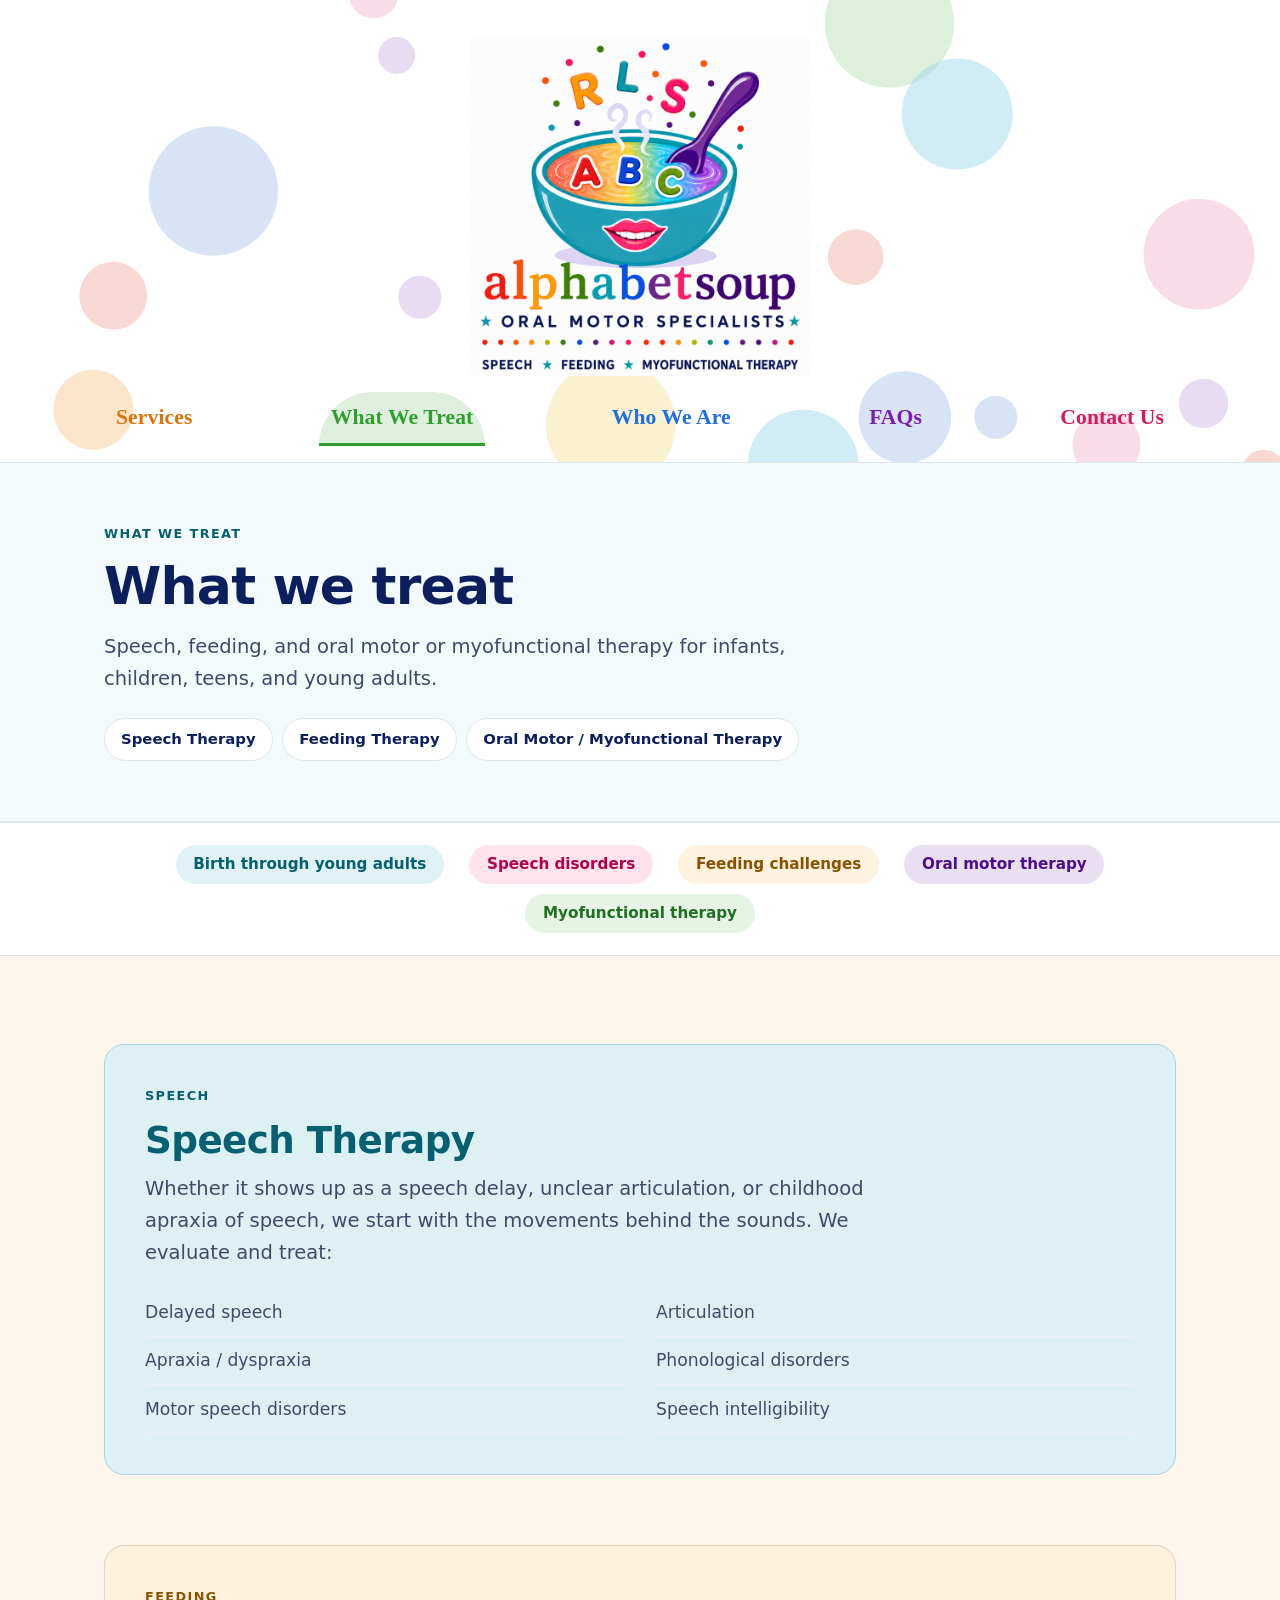
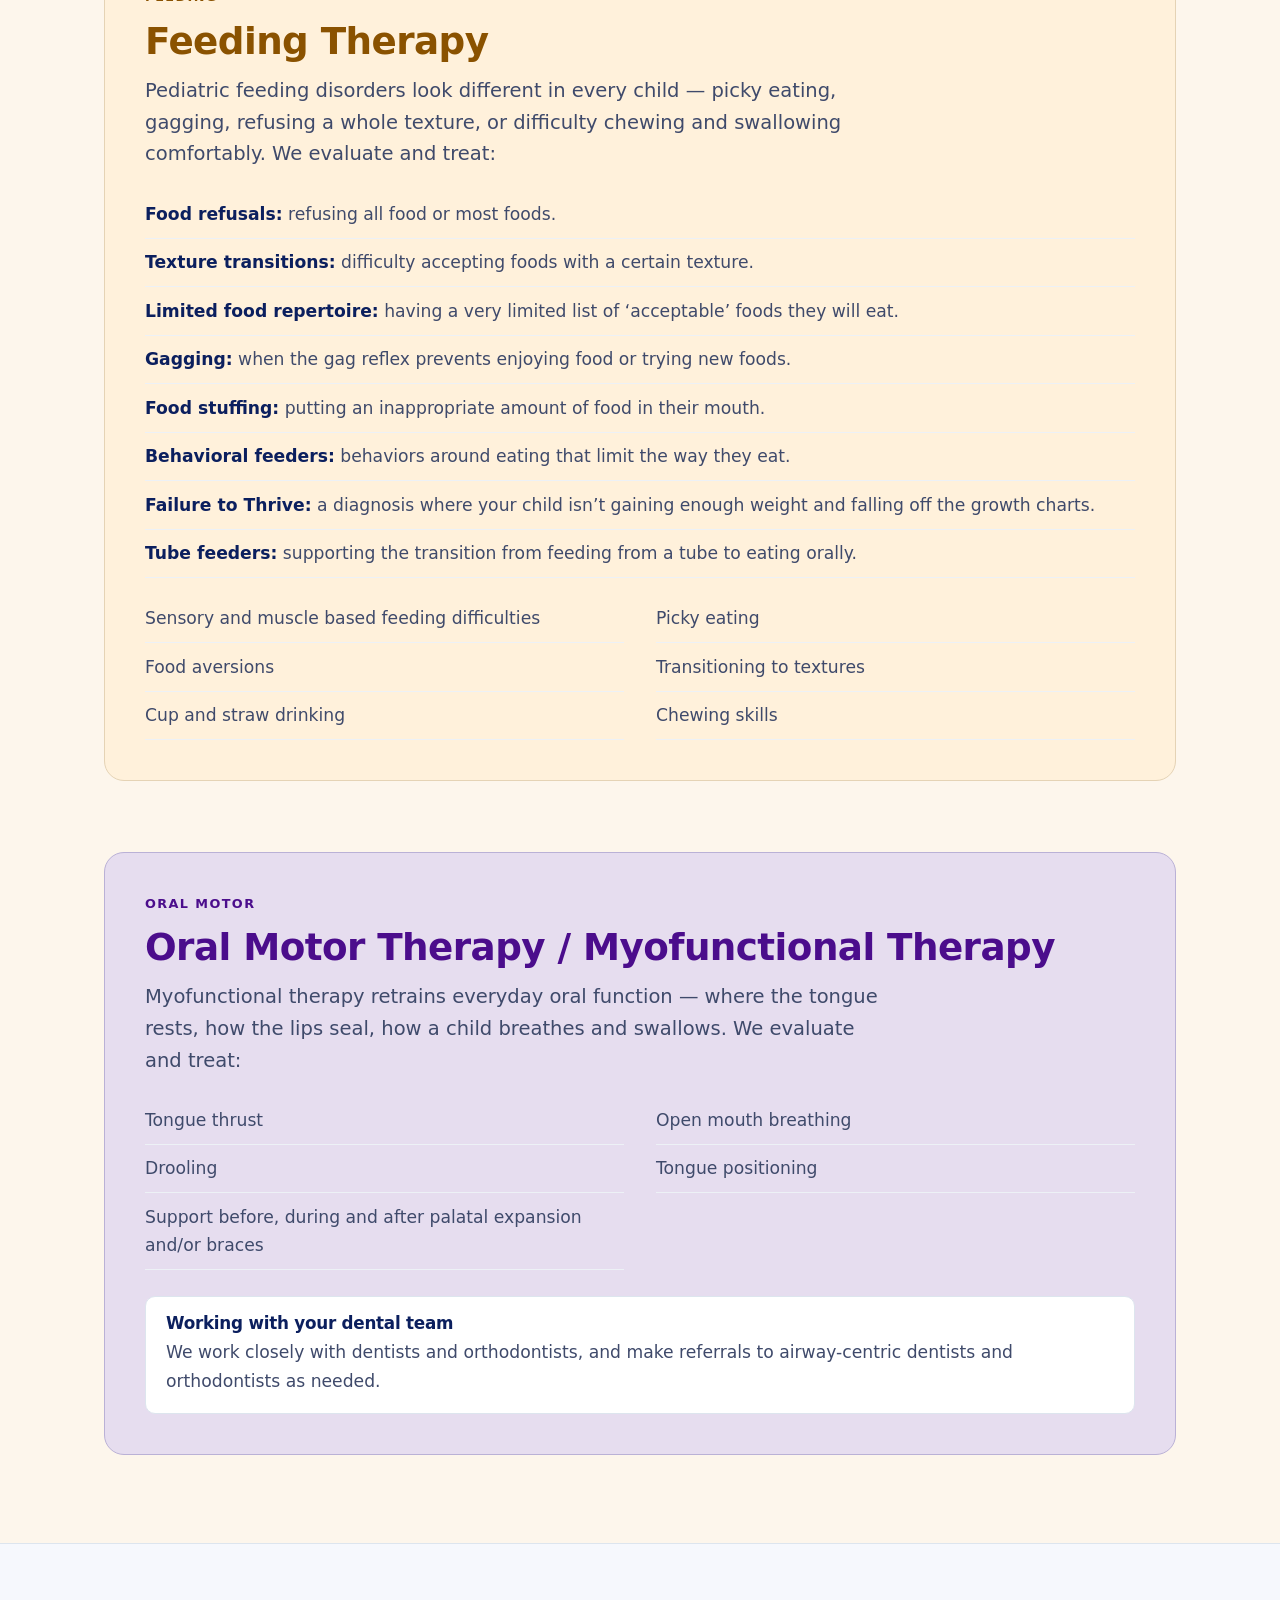
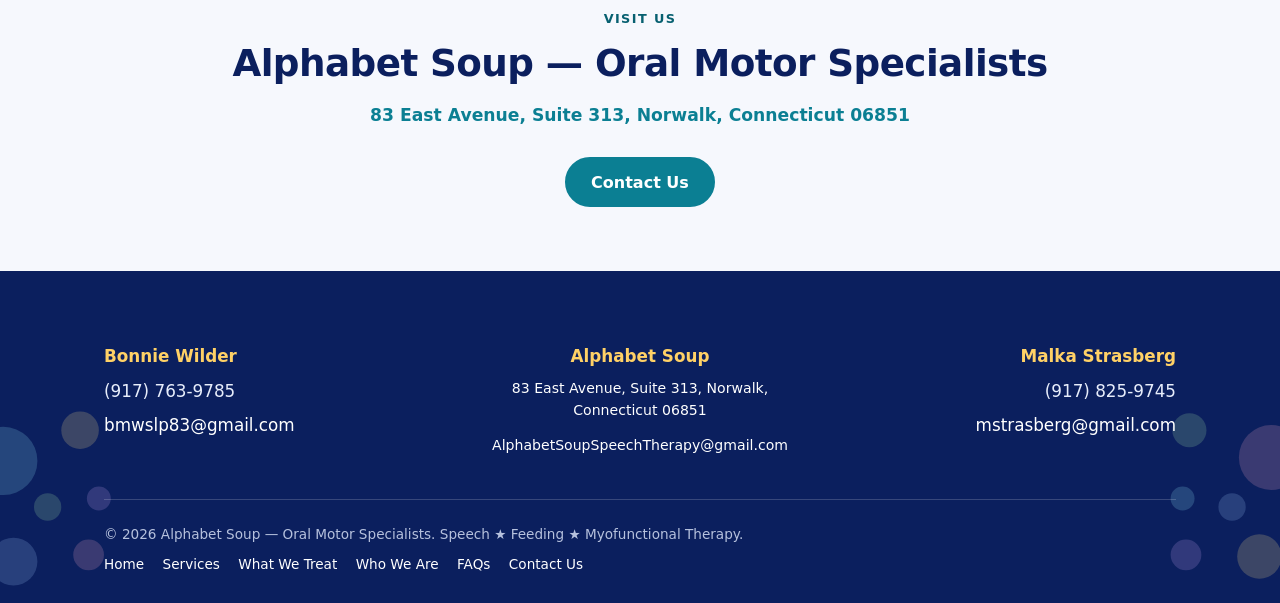
<file: what-we-treat.html>
<!doctype html>
<html lang="en">
<head>
<meta charset="utf-8">
<meta name="viewport" content="width=device-width, initial-scale=1">

<title>What We Treat: Apraxia, Tongue Thrust, Picky Eating</title>
<meta name="description" content="Childhood apraxia, speech delay and articulation, picky eating and pediatric feeding disorders, tongue thrust and myofunctional therapy for ages 0–21.">
<link rel="canonical" href="https://alphabetsoupspeechtherapy.com/what-we-treat">

<meta property="og:site_name" content="Alphabet Soup — Oral Motor Specialists">
<meta property="og:title" content="What We Treat: Apraxia, Tongue Thrust, Picky Eating">
<meta property="og:description" content="Childhood apraxia, speech delay and articulation, picky eating and pediatric feeding disorders, tongue thrust and myofunctional therapy for ages 0–21.">
<meta property="og:type" content="website">
<meta property="og:locale" content="en_US">
<meta property="og:url" content="https://alphabetsoupspeechtherapy.com/what-we-treat">
<meta property="og:image" content="https://alphabetsoupspeechtherapy.com/assets/logo.jpg">
<meta property="og:image:alt" content="Alphabet Soup — Oral Motor Specialists: speech, feeding and myofunctional therapy">
<meta name="twitter:card" content="summary_large_image">

<meta name="theme-color" content="#fdf6ec">
<link rel="icon" href="/assets/favicon.png" type="image/png" sizes="64x64">
<link rel="apple-touch-icon" href="/assets/apple-touch-icon.png">

<link rel="stylesheet" href="/styles.css">

<!-- Breadcrumb structured data. Inert JSON-LD data, not executable script. -->
<script type="application/ld+json">
{
  "@context": "https://schema.org",
  "@type": "BreadcrumbList",
  "itemListElement": [
    {
      "@type": "ListItem",
      "position": 1,
      "name": "Home",
      "item": "https://alphabetsoupspeechtherapy.com/"
    },
    {
      "@type": "ListItem",
      "position": 2,
      "name": "What We Treat",
      "item": "https://alphabetsoupspeechtherapy.com/what-we-treat"
    }
  ]
}
</script>
</head>

<body>
<a class="skip" href="#main">Skip to content</a>

<header class="site-header">
  <div class="wrap header-inner">
    <a class="brand" href="/">
      <img class="brand-logo" src="/assets/logo.jpg"
           alt="Alphabet Soup — Oral Motor Specialists. Speech, feeding, myofunctional therapy."
           width="800" height="800" fetchpriority="high">
    </a>

    <nav class="site-nav" aria-label="Primary">
      <ul>
        <li><a href="/services">Services</a></li>
        <li><a href="/what-we-treat" aria-current="page">What We Treat</a></li>
        <li><a href="/who-we-are">Who We Are</a></li>
        <li><a href="/faqs">FAQs</a></li>
        <li><a href="/contact">Contact Us</a></li>
      </ul>
    </nav>
  </div>
</header>

<main id="main">

  <section class="page-head">
    <div class="wrap">
      <p class="eyebrow">What we treat</p>
      <h1>What we treat</h1>
      <p class="lede">
        Speech, feeding, and oral motor or myofunctional therapy for infants,
        children, teens, and young adults.
      </p>
      <nav class="jump" aria-label="Sections on this page">
        <a href="#speech">Speech Therapy</a>
        <a href="#feeding">Feeding Therapy</a>
        <a href="#myo">Oral Motor / Myofunctional Therapy</a>
      </nav>
    </div>
  </section>

  <!-- ══════════════ WHO WE HELP · quick links ══════════════ -->
  <section class="strip" aria-label="Who we help">
    <div class="wrap">
      <ul>
        <li class="a-teal"><a href="/who-we-are">Birth through young adults</a></li>
        <li class="a-magenta"><a href="#speech">Speech disorders</a></li>
        <li class="a-orange"><a href="#feeding">Feeding challenges</a></li>
        <li class="a-purple"><a href="#myo">Oral motor therapy</a></li>
        <li class="a-green"><a href="#myo">Myofunctional therapy</a></li>
      </ul>
    </div>
  </section>

  <section class="section">
    <div class="wrap">

      <!-- ─────────────────────── SPEECH ─────────────────────── -->
      <article class="topic a-teal" id="speech">
        <p class="eyebrow">Speech</p>
        <h2>Speech Therapy</h2>
        <p class="lede">
          Whether it shows up as a speech delay, unclear articulation, or childhood
          apraxia of speech, we start with the movements behind the sounds. We
          evaluate and treat:
        </p>

        <ul class="list-check list-check--two a-teal">
          <li>Delayed speech</li>
          <li>Articulation</li>
          <li>Apraxia / dyspraxia</li>
          <li>Phonological disorders</li>
          <li>Motor speech disorders</li>
          <li>Speech intelligibility</li>
        </ul>
      </article>

      <!-- ─────────────────────── FEEDING ─────────────────────── -->
      <article class="topic a-orange" id="feeding">
        <p class="eyebrow">Feeding</p>
        <h2>Feeding Therapy</h2>
        <p class="lede">
          Pediatric feeding disorders look different in every child &mdash; picky
          eating, gagging, refusing a whole texture, or difficulty chewing and
          swallowing comfortably. We evaluate and treat:
        </p>

        <ul class="list-check">
          <li><strong>Food refusals:</strong> refusing all food or most foods.</li>
          <li><strong>Texture transitions:</strong> difficulty accepting foods with a certain texture.</li>
          <li><strong>Limited food repertoire:</strong> having a very limited list of &lsquo;acceptable&rsquo; foods they will eat.</li>
          <li><strong>Gagging:</strong> when the gag reflex prevents enjoying food or trying new foods.</li>
          <li><strong>Food stuffing:</strong> putting an inappropriate amount of food in their mouth.</li>
          <li><strong>Behavioral feeders:</strong> behaviors around eating that limit the way they eat.</li>
          <li><strong>Failure to Thrive:</strong> a diagnosis where your child isn&rsquo;t gaining enough weight and falling off the growth charts.</li>
          <li><strong>Tube feeders:</strong> supporting the transition from feeding from a tube to eating orally.</li>
        </ul>

        <ul class="list-check list-check--two" style="margin-top:1rem">
          <li>Sensory and muscle based feeding difficulties</li>
          <li>Picky eating</li>
          <li>Food aversions</li>
          <li>Transitioning to textures</li>
          <li>Cup and straw drinking</li>
          <li>Chewing skills</li>
        </ul>
      </article>

      <!-- ──────────── ORAL MOTOR / MYOFUNCTIONAL ──────────── -->
      <article class="topic a-purple" id="myo">
        <p class="eyebrow">Oral motor</p>
        <h2>Oral Motor Therapy / Myofunctional Therapy</h2>
        <p class="lede">
          Myofunctional therapy retrains everyday oral function &mdash; where the
          tongue rests, how the lips seal, how a child breathes and swallows. We
          evaluate and treat:
        </p>

        <ul class="list-check list-check--two a-purple">
          <li>Tongue thrust</li>
          <li>Open mouth breathing</li>
          <li>Drooling</li>
          <li>Tongue positioning</li>
          <li>Support before, during and after palatal expansion and/or braces</li>
        </ul>

        <div class="callout">
          <h3>Working with your dental team</h3>
          <p>
            We work closely with dentists and orthodontists, and make referrals to
            airway-centric dentists and orthodontists as needed.
          </p>
        </div>
      </article>

    </div>
  </section>

  <!-- ══════════════ CLOSING · WHERE TO FIND US ══════════════ -->
  <section class="cta-band">
    <div class="wrap">
      <p class="eyebrow" style="justify-content:center">Visit us</p>
      <h2>Alphabet Soup — Oral Motor Specialists</h2>
      <address>
        <a href="https://www.google.com/maps/search/?api=1&amp;query=83+East+Avenue+Suite+313+Norwalk+CT+06851" target="_blank" rel="noopener">83 East Avenue, Suite&nbsp;313, Norwalk, Connecticut 06851</a>
      </address>
      <div class="btn-row">
        <a class="btn" href="/contact">Contact Us</a>
      </div>
    </div>
  </section>

</main>

<footer class="site-footer">
  <div class="wrap">
    <div class="footer-grid">

      <div class="footer-col footer-person">
        <p class="footer-name">Bonnie Wilder</p>
        <a href="tel:+19177639785">(917) 763-9785</a>
        <a href="mailto:bmwslp83@gmail.com">bmwslp83@gmail.com</a>
      </div>

      <div class="footer-col footer-office">
        <p class="footer-name">Alphabet Soup</p>
        <address>
          <a href="https://www.google.com/maps/search/?api=1&amp;query=83+East+Avenue+Suite+313+Norwalk+CT+06851" target="_blank" rel="noopener">
            83 East Avenue, Suite&nbsp;313, Norwalk, Connecticut 06851
          </a>
        </address>
        <p class="footer-email">
          <a href="mailto:AlphabetSoupSpeechTherapy@gmail.com">AlphabetSoupSpeechTherapy@gmail.com</a>
        </p>
      </div>

      <div class="footer-col footer-person footer-person--right">
        <p class="footer-name">Malka Strasberg</p>
        <a href="tel:+19178259745">(917) 825-9745</a>
        <a href="mailto:mstrasberg@gmail.com">mstrasberg@gmail.com</a>
      </div>

    </div>

    <div class="footer-bottom">
      <p>&copy; 2026 Alphabet Soup — Oral Motor Specialists. Speech &#9733; Feeding &#9733; Myofunctional Therapy.</p>
      <nav aria-label="Footer">
        <ul>
          <li><a href="/">Home</a></li>
          <li><a href="/services">Services</a></li>
          <li><a href="/what-we-treat">What We Treat</a></li>
          <li><a href="/who-we-are">Who We Are</a></li>
          <li><a href="/faqs">FAQs</a></li>
          <li><a href="/contact">Contact Us</a></li>
        </ul>
      </nav>
    </div>
  </div>
</footer>

</body>
</html>
</file>
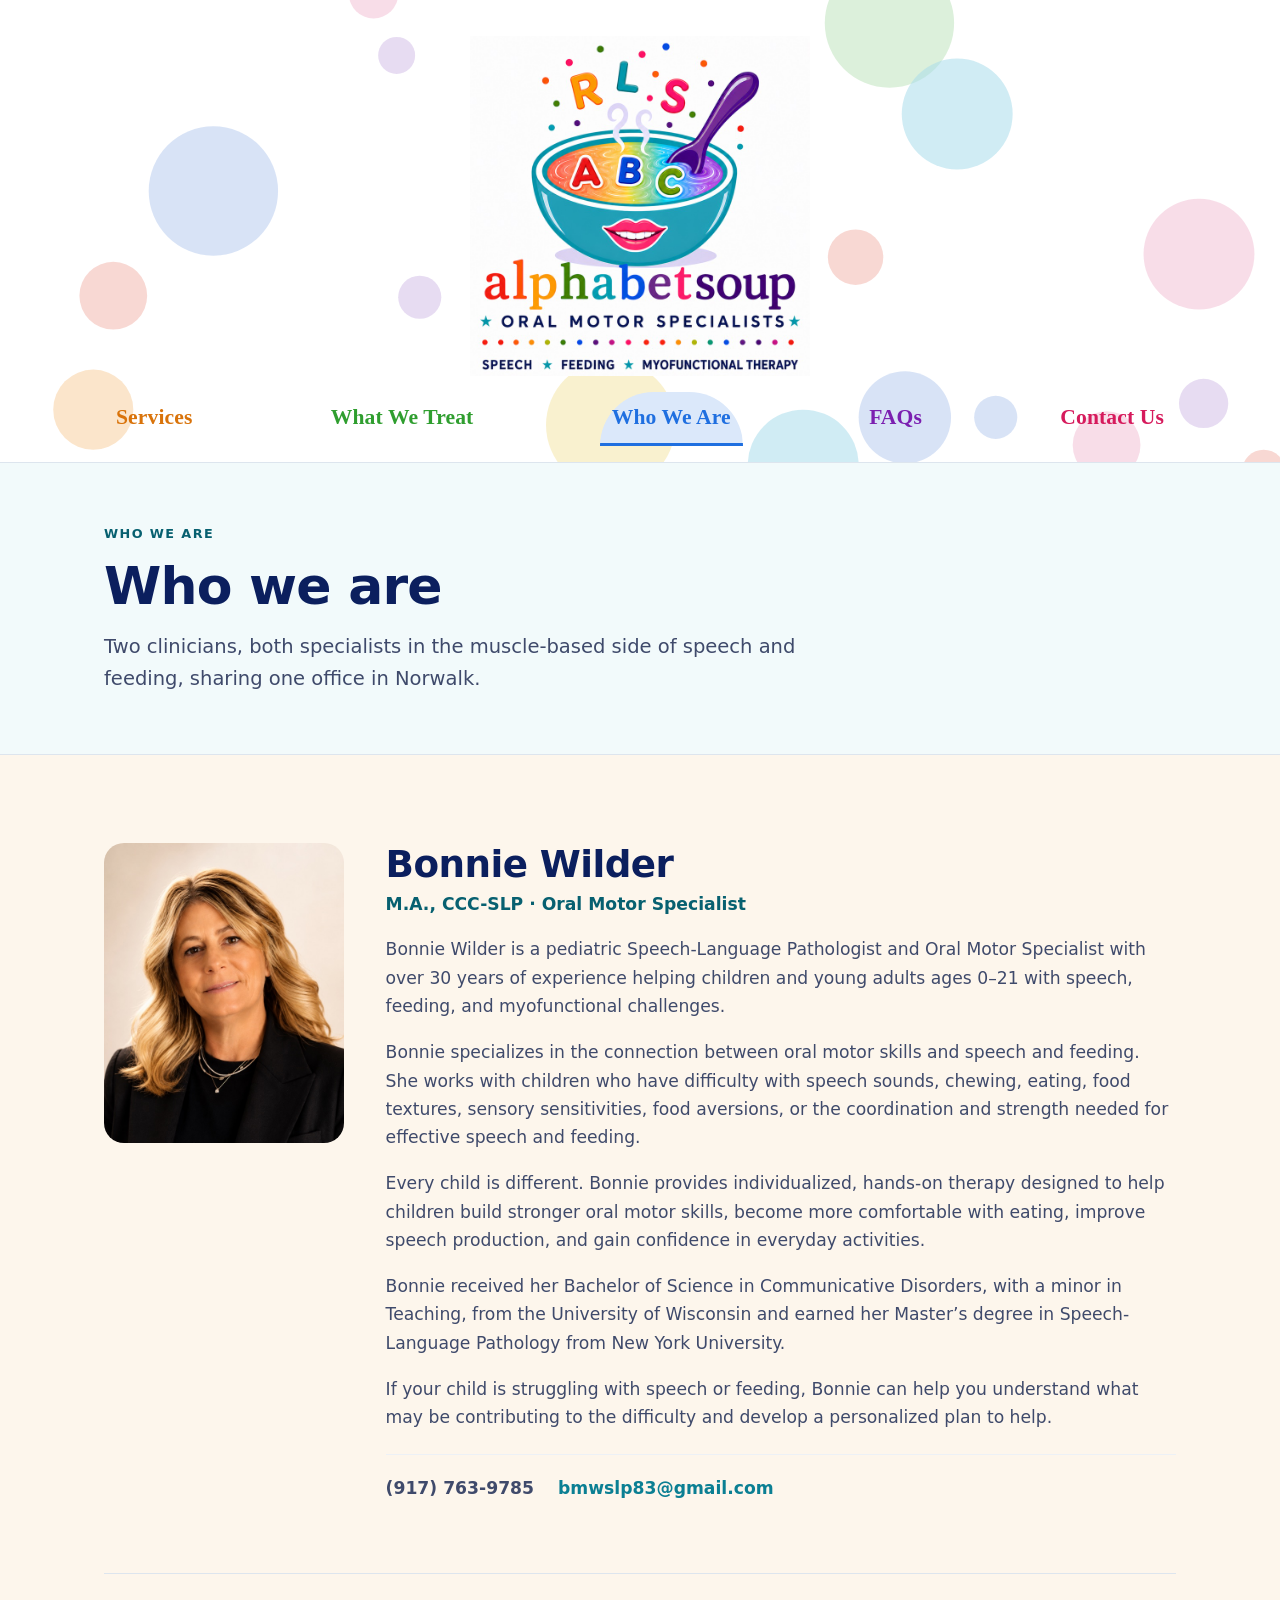
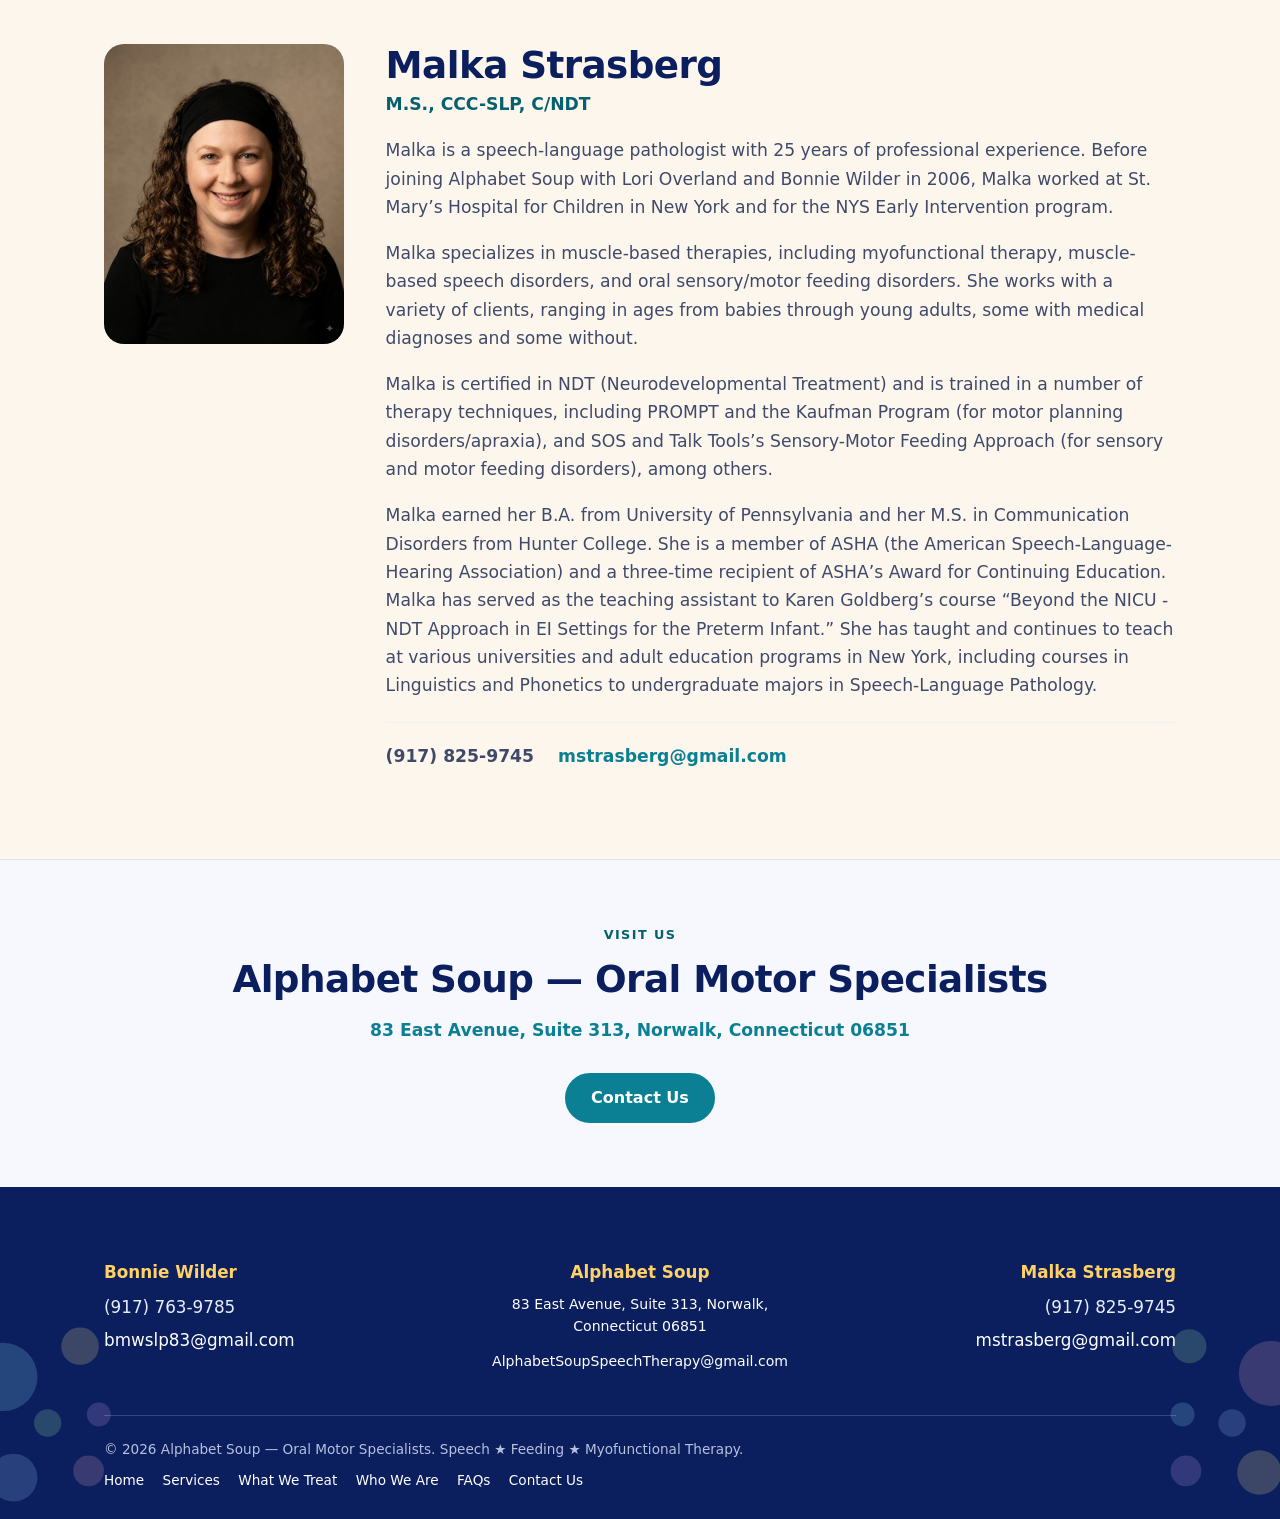
<file: who-we-are.html>
<!doctype html>
<html lang="en">
<head>
<meta charset="utf-8">
<meta name="viewport" content="width=device-width, initial-scale=1">

<title>Our Speech-Language Pathologists | Norwalk, CT</title>
<meta name="description" content="Meet Bonnie Wilder, M.A., CCC-SLP and Malka Strasberg, M.S., CCC-SLP, C/NDT — the speech-language pathologists behind Alphabet Soup in Norwalk, Connecticut.">
<link rel="canonical" href="https://alphabetsoupspeechtherapy.com/who-we-are">

<meta property="og:site_name" content="Alphabet Soup — Oral Motor Specialists">
<meta property="og:title" content="Our Speech-Language Pathologists | Norwalk, CT">
<meta property="og:description" content="Meet Bonnie Wilder, M.A., CCC-SLP and Malka Strasberg, M.S., CCC-SLP, C/NDT — the speech-language pathologists behind Alphabet Soup in Norwalk, Connecticut.">
<meta property="og:type" content="website">
<meta property="og:locale" content="en_US">
<meta property="og:url" content="https://alphabetsoupspeechtherapy.com/who-we-are">
<meta property="og:image" content="https://alphabetsoupspeechtherapy.com/assets/logo.jpg">
<meta property="og:image:alt" content="Alphabet Soup — Oral Motor Specialists: speech, feeding and myofunctional therapy">
<meta name="twitter:card" content="summary_large_image">

<meta name="theme-color" content="#fdf6ec">
<link rel="icon" href="/assets/favicon.png" type="image/png" sizes="64x64">
<link rel="apple-touch-icon" href="/assets/apple-touch-icon.png">

<link rel="stylesheet" href="/styles.css">

<!-- Breadcrumb structured data. Inert JSON-LD data, not executable script. -->
<script type="application/ld+json">
{
  "@context": "https://schema.org",
  "@type": "BreadcrumbList",
  "itemListElement": [
    {
      "@type": "ListItem",
      "position": 1,
      "name": "Home",
      "item": "https://alphabetsoupspeechtherapy.com/"
    },
    {
      "@type": "ListItem",
      "position": 2,
      "name": "Who We Are",
      "item": "https://alphabetsoupspeechtherapy.com/who-we-are"
    }
  ]
}
</script>
</head>

<body>
<a class="skip" href="#main">Skip to content</a>

<header class="site-header">
  <div class="wrap header-inner">
    <a class="brand" href="/">
      <img class="brand-logo" src="/assets/logo.jpg"
           alt="Alphabet Soup — Oral Motor Specialists. Speech, feeding, myofunctional therapy."
           width="800" height="800" fetchpriority="high">
    </a>

    <nav class="site-nav" aria-label="Primary">
      <ul>
        <li><a href="/services">Services</a></li>
        <li><a href="/what-we-treat">What We Treat</a></li>
        <li><a href="/who-we-are" aria-current="page">Who We Are</a></li>
        <li><a href="/faqs">FAQs</a></li>
        <li><a href="/contact">Contact Us</a></li>
      </ul>
    </nav>
  </div>
</header>

<main id="main">

  <section class="page-head">
    <div class="wrap">
      <p class="eyebrow a-teal">Who we are</p>
      <h1>Who we are</h1>
      <p class="lede">
        Two clinicians, both specialists in the muscle-based side of speech and
        feeding, sharing one office in Norwalk.
      </p>
    </div>
  </section>

  <section class="section">
    <div class="wrap">

      <!-- ─────────────────────── BONNIE ─────────────────────── -->
      <article class="bio" id="bonnie">
        <div>
          <img class="bio-photo" src="/assets/bonnie.jpg"
               alt="Bonnie Wilder, M.A., CCC-SLP"
               width="600" height="750">
        </div>

        <div>
          <h2>Bonnie Wilder</h2>
          <p class="bio-cred">M.A., CCC-SLP &middot; Oral Motor Specialist</p>
          <div class="prose">
            <p>
              Bonnie Wilder is a pediatric Speech-Language Pathologist and Oral Motor
              Specialist with over 30 years of experience helping children and young
              adults ages 0&ndash;21 with speech, feeding, and myofunctional challenges.
            </p>
            <p>
              Bonnie specializes in the connection between oral motor skills and speech
              and feeding. She works with children who have difficulty with speech sounds,
              chewing, eating, food textures, sensory sensitivities, food aversions, or the
              coordination and strength needed for effective speech and feeding.
            </p>
            <p>
              Every child is different. Bonnie provides individualized, hands-on therapy
              designed to help children build stronger oral motor skills, become more
              comfortable with eating, improve speech production, and gain confidence in
              everyday activities.
            </p>
            <p>
              Bonnie received her Bachelor of Science in Communicative Disorders, with a
              minor in Teaching, from the University of Wisconsin and earned her
              Master&rsquo;s degree in Speech-Language Pathology from New York University.
            </p>
            <p>
              If your child is struggling with speech or feeding, Bonnie can help you
              understand what may be contributing to the difficulty and develop a
              personalized plan to help.
            </p>
          </div>
          <div class="bio-contact">
            <span><a href="tel:+19177639785">(917) 763-9785</a></span>
            <span><a href="mailto:bmwslp83@gmail.com">bmwslp83@gmail.com</a></span>
          </div>
        </div>
      </article>

      <!-- ─────────────────────── MALKA ─────────────────────── -->
      <article class="bio" id="malka">
        <div>
          <img class="bio-photo" src="/assets/malka.jpg"
               alt="Malka Strasberg, M.S., CCC-SLP, C/NDT"
               width="600" height="750">
        </div>

        <div>
          <h2>Malka Strasberg</h2>
          <p class="bio-cred">M.S., CCC-SLP, C/NDT</p>

          <div class="prose">
            <p>
              Malka is a speech-language pathologist with 25 years of professional
              experience. Before joining Alphabet Soup with Lori Overland and Bonnie
              Wilder in 2006, Malka worked at St. Mary&rsquo;s Hospital for Children in
              New York and for the NYS Early Intervention program.
            </p>
            <p>
              Malka specializes in muscle-based therapies, including myofunctional
              therapy, muscle-based speech disorders, and oral sensory/motor feeding
              disorders. She works with a variety of clients, ranging in ages from babies
              through young adults, some with medical diagnoses and some without.
            </p>
            <p>
              Malka is certified in NDT (Neurodevelopmental Treatment) and is trained in
              a number of therapy techniques, including PROMPT and the Kaufman Program
              (for motor planning disorders/apraxia), and SOS and Talk Tools&rsquo;s
              Sensory-Motor Feeding Approach (for sensory and motor feeding disorders),
              among others.
            </p>
            <p>
              Malka earned her B.A. from University of Pennsylvania and her M.S. in
              Communication Disorders from Hunter College. She is a member of ASHA (the
              American Speech-Language-Hearing Association) and a three-time recipient of
              ASHA&rsquo;s Award for Continuing Education. Malka has served as the teaching
              assistant to Karen Goldberg&rsquo;s course &ldquo;Beyond the NICU - NDT
              Approach in EI Settings for the Preterm Infant.&rdquo; She has taught and
              continues to teach at various universities and adult education programs in
              New York, including courses in Linguistics and Phonetics to undergraduate
              majors in Speech-Language Pathology.
            </p>
          </div>

          <div class="bio-contact">
            <span><a href="tel:+19178259745">(917) 825-9745</a></span>
            <span><a href="mailto:mstrasberg@gmail.com">mstrasberg@gmail.com</a></span>
          </div>
        </div>
      </article>

    </div>
  </section>

  <!-- ══════════════ CLOSING · WHERE TO FIND US ══════════════ -->
  <section class="cta-band">
    <div class="wrap">
      <p class="eyebrow" style="justify-content:center">Visit us</p>
      <h2>Alphabet Soup — Oral Motor Specialists</h2>
      <address>
        <a href="https://www.google.com/maps/search/?api=1&amp;query=83+East+Avenue+Suite+313+Norwalk+CT+06851" target="_blank" rel="noopener">83 East Avenue, Suite&nbsp;313, Norwalk, Connecticut 06851</a>
      </address>
      <div class="btn-row">
        <a class="btn" href="/contact">Contact Us</a>
      </div>
    </div>
  </section>

</main>

<footer class="site-footer">
  <div class="wrap">
    <div class="footer-grid">

      <div class="footer-col footer-person">
        <p class="footer-name">Bonnie Wilder</p>
        <a href="tel:+19177639785">(917) 763-9785</a>
        <a href="mailto:bmwslp83@gmail.com">bmwslp83@gmail.com</a>
      </div>

      <div class="footer-col footer-office">
        <p class="footer-name">Alphabet Soup</p>
        <address>
          <a href="https://www.google.com/maps/search/?api=1&amp;query=83+East+Avenue+Suite+313+Norwalk+CT+06851" target="_blank" rel="noopener">
            83 East Avenue, Suite&nbsp;313, Norwalk, Connecticut 06851
          </a>
        </address>
        <p class="footer-email">
          <a href="mailto:AlphabetSoupSpeechTherapy@gmail.com">AlphabetSoupSpeechTherapy@gmail.com</a>
        </p>
      </div>

      <div class="footer-col footer-person footer-person--right">
        <p class="footer-name">Malka Strasberg</p>
        <a href="tel:+19178259745">(917) 825-9745</a>
        <a href="mailto:mstrasberg@gmail.com">mstrasberg@gmail.com</a>
      </div>

    </div>

    <div class="footer-bottom">
      <p>&copy; 2026 Alphabet Soup — Oral Motor Specialists. Speech &#9733; Feeding &#9733; Myofunctional Therapy.</p>
      <nav aria-label="Footer">
        <ul>
          <li><a href="/">Home</a></li>
          <li><a href="/services">Services</a></li>
          <li><a href="/what-we-treat">What We Treat</a></li>
          <li><a href="/who-we-are">Who We Are</a></li>
          <li><a href="/faqs">FAQs</a></li>
          <li><a href="/contact">Contact Us</a></li>
        </ul>
      </nav>
    </div>
  </div>
</footer>

</body>
</html>
</file>
<file: styles.css>
/* ═══════════════════════════════════════════════════════════════════════
   Alphabet Soup · Oral Motor Specialists
   AlphabetSoupSpeechTherapy.com

   One plain-CSS stylesheet shared by all six pages.
   No framework, no build step, and no JavaScript anywhere on the site.

   The logo is loud, so the page is deliberately quiet: teal and navy do
   all the structural work. No decorative dots, gradients, or accent bars.

   Light mode only — the logo assumes a white background.
   System fonts only — the site makes zero external requests.

   ── BRAND COLOURS ──────────────────────────────────────────────────────
   Every colour on the site is declared once in the :root block directly
   below, sampled from the actual logo artwork. Change them there and the
   whole site follows.
   ═══════════════════════════════════════════════════════════════════════ */

:root {
  /* ═══ EDIT ME · brand palette (sampled from the logo) ═══ */
  --teal:        #0e9cb4;  /* the bowl — primary brand colour            */
  --teal-dark:   #0b7f93;  /* darker teal — links, buttons (AA on white) */
  --teal-deep:   #076070;  /* deepest teal — hover states                */
  --navy:        #0b1f5e;  /* "ORAL MOTOR SPECIALISTS" type — headings   */
  --purple:      #4b0d8c;  /* the spoon                                  */
  --magenta:     #fe2269;  /* the lips                                   */
  --orange:      #fd9900;  /* the letter R                               */
  --green:       #3aae3a;  /* the letter C                               */

  /* darkened variants — the raw logo colours fail contrast as text.
     Use these anywhere colour carries words. */
  --teal-ink:    #076070;
  --purple-ink:  #4b0d8c;
  --magenta-ink: #b3004a;
  --orange-ink:  #8a5200;
  --green-ink:   #226e22;

  /* structural tokens, derived from the palette above */
  --bg:          #fdf6ec;  /* warm cream — the page background            */
  --surface:     #ffffff;
  --tint:        #f2fafb;  /* pale teal band                             */
  --tint-navy:   #f6f8fd;  /* pale navy band                             */
  --header-blue: #e9effb;  /* soft periwinkle behind the logo            */

  /* nav-tab colours — the five hues in the word "alphabet" on the logo,
     darkened just enough to stay legible as bold text on a light band */
  --nav-orange:  #d9730a;
  --nav-green:   #2f9e2f;
  --nav-blue:    #1f6fe0;
  --nav-purple:  #7b1fb0;
  --nav-pink:    #d61a5c;
  --ink:         var(--navy);
  --ink-soft:    #3f4a6b;  /* body copy — 8.7:1 on white                 */
  --muted:       #5a6382;  /* captions and labels — 5.9:1 on white       */
  --line:        #dde5ee;
  --line-soft:   #edf1f6;

  --shadow-sm: 0 1px 2px rgb(11 31 94 / .05), 0 2px 8px rgb(11 31 94 / .05);
  --shadow-md: 0 2px 4px rgb(11 31 94 / .05), 0 14px 34px rgb(11 31 94 / .09);

  --radius:    20px;
  --radius-sm: 10px;
  --wrap:      72rem;
  --gutter:    clamp(1.15rem, 4vw, 2.5rem);

  --font-display: "Avenir Next", "Segoe UI", system-ui, -apple-system,
                  "Helvetica Neue", Arial, sans-serif;
  --font-body: system-ui, -apple-system, BlinkMacSystemFont, "Segoe UI",
               Roboto, "Helvetica Neue", Arial, sans-serif;
}

/* ── reset ────────────────────────────────────────────────────────────── */
*, *::before, *::after { box-sizing: border-box; }
* { margin: 0; }

html {
  scroll-behavior: smooth;      /* native anchor scrolling — never hijacked */
  -webkit-text-size-adjust: 100%;
}

@media (prefers-reduced-motion: reduce) {
  html { scroll-behavior: auto; }
  *, *::before, *::after {
    animation-duration: .001ms !important;
    transition-duration: .001ms !important;
  }
}

body {
  background: var(--bg);
  color: var(--ink-soft);
  font-family: var(--font-body);
  font-size: clamp(1rem, .97rem + .18vw, 1.075rem);
  line-height: 1.65;
  overflow-wrap: break-word;
  -webkit-font-smoothing: antialiased;
}

img, svg { display: block; max-width: 100%; height: auto; }
ul, ol { padding: 0; list-style: none; }

a { color: var(--teal-dark); text-decoration-thickness: 1px; text-underline-offset: .18em; }
a:hover { color: var(--teal-deep); }

h1, h2, h3, h4 {
  font-family: var(--font-display);
  color: var(--ink);
  line-height: 1.15;
  font-weight: 800;
  letter-spacing: -.015em;
  text-wrap: balance;
}

h1 { font-size: clamp(2rem, 1.45rem + 2.5vw, 3.25rem); }
h2 { font-size: clamp(1.55rem, 1.25rem + 1.35vw, 2.35rem); }
h3 { font-size: clamp(1.2rem, 1.08rem + .5vw, 1.4rem); font-weight: 700; }
h4 { font-size: 1.05rem; font-weight: 700; }

p { text-wrap: pretty; }

/* ── focus ────────────────────────────────────────────────────────────── */
:focus-visible {
  outline: 3px solid var(--teal-dark);
  outline-offset: 3px;
  border-radius: 4px;
}
.site-footer :focus-visible { outline-color: #ffffff; }

.skip {
  position: absolute;
  left: 50%;
  top: 0;
  transform: translate(-50%, -140%);
  z-index: 100;
  background: var(--navy);
  color: #fff;
  padding: .7rem 1.2rem;
  border-radius: 0 0 var(--radius-sm) var(--radius-sm);
  font-weight: 700;
  text-decoration: none;
}
.skip:focus { transform: translate(-50%, 0); color: #fff; }

/* ── layout helpers ───────────────────────────────────────────────────── */
.wrap {
  width: 100%;
  max-width: var(--wrap);
  margin-inline: auto;
  padding-inline: var(--gutter);
}

.section { padding-block: clamp(3rem, 1.9rem + 4.6vw, 5.5rem); }
.section--tint { background: var(--tint); }
.section--navy-tint { background: var(--tint-navy); }
.section--tight { padding-block: clamp(2.25rem, 1.6rem + 2.6vw, 3.5rem); }

.lede {
  font-size: clamp(1.06rem, 1rem + .35vw, 1.22rem);
  color: var(--ink-soft);
  line-height: 1.62;
  max-width: 62ch;
}

.measure { max-width: 68ch; }

/* Section eyebrow — the one place the playful colours appear as text-level
   punctuation. Each eyebrow sets --accent; the dot picks it up. */
.eyebrow {
  display: flex;
  align-items: center;
  gap: .55rem;
  font-family: var(--font-display);
  font-weight: 800;
  font-size: .8rem;
  letter-spacing: .11em;
  text-transform: uppercase;
  color: var(--teal-deep);
  margin-bottom: .8rem;
}

/* Each a-* class sets a colour pair: --accent for shapes and fills,
   --accent-ink for anything that has to be legible as text. */
.a-teal    { --accent: var(--teal);    --accent-ink: var(--teal-ink); }
.a-purple  { --accent: var(--purple);  --accent-ink: var(--purple-ink); }
.a-magenta { --accent: var(--magenta); --accent-ink: var(--magenta-ink); }
.a-orange  { --accent: var(--orange);  --accent-ink: var(--orange-ink); }
.a-green   { --accent: var(--green);   --accent-ink: var(--green-ink); }

/* section headings pick up their section's colour */
.a-teal > h2, .a-purple > h2, .a-magenta > h2, .a-orange > h2, .a-green > h2,
.topic.a-teal > h2, .topic.a-purple > h2, .topic.a-orange > h2 {
  color: var(--accent-ink, var(--ink));
}
.eyebrow { color: var(--accent-ink, var(--teal-deep)); }

/* ── buttons ──────────────────────────────────────────────────────────── */
.btn {
  display: inline-flex;
  align-items: center;
  justify-content: center;
  gap: .5rem;
  font-family: var(--font-display);
  font-weight: 700;
  font-size: 1rem;
  line-height: 1.2;
  padding: .85rem 1.5rem;
  border-radius: 999px;
  border: 2px solid var(--teal-dark);
  background: var(--teal-dark);
  color: #fff;
  text-decoration: none;
  transition: background-color .18s ease, border-color .18s ease, color .18s ease;
}
.btn:hover { background: var(--teal-deep); border-color: var(--teal-deep); color: #fff; }

.btn-outline { background: transparent; color: var(--teal-deep); border-color: var(--teal); }
.btn-outline:hover { background: var(--tint); color: var(--teal-deep); border-color: var(--teal-deep); }

.btn-navy { background: var(--navy); border-color: var(--navy); }
.btn-navy:hover { background: #071647; border-color: #071647; }

.btn-white { background: #fff; border-color: #fff; color: var(--navy); }
.btn-white:hover { background: var(--tint); border-color: var(--tint); color: var(--navy); }

.btn-row {
  display: flex;
  flex-wrap: wrap;
  gap: .75rem;
  margin-top: 1.75rem;
}

/* ═══ HEADER ══════════════════════════════════════════════════════════════
   No hamburger, no JavaScript: below 760px the five nav links simply wrap
   onto a second row underneath the logo.
   ═══════════════════════════════════════════════════════════════════════ */
.site-header {
  position: relative;
  overflow: hidden;
  background-color: #fff;
  /* Muted confetti circles of varied sizes, spread across the whole header.
     Decorative only — a background image, so nothing for a screen reader to
     announce and it cannot push the layout around. */
  background-image: url("data:image/svg+xml,%3Csvg%20xmlns%3D%27http%3A%2F%2Fwww.w3.org%2F2000%2Fsvg%27%20viewBox%3D%270%200%201280%20300%27%20preserveAspectRatio%3D%27xMidYMid%20slice%27%3E%3Ccircle%20cx%3D%27298%27%20cy%3D%27192%27%20r%3D%2722%27%20fill%3D%27%23f2b8b0%27%20fill-opacity%3D%270.55%27%2F%3E%3Ccircle%20cx%3D%271087%27%20cy%3D%2738%27%20r%3D%2712%27%20fill%3D%27%23a9ddeb%27%20fill-opacity%3D%270.55%27%2F%3E%3Ccircle%20cx%3D%27108%27%20cy%3D%27249%27%20r%3D%2742%27%20fill%3D%27%23bfe3bd%27%20fill-opacity%3D%270.55%27%2F%3E%3Ccircle%20cx%3D%27166%27%20cy%3D%27212%27%20r%3D%279%27%20fill%3D%27%23d3bfe8%27%20fill-opacity%3D%270.55%27%2F%3E%3Ccircle%20cx%3D%27482%27%20cy%3D%2736%27%20r%3D%2712%27%20fill%3D%27%23d3bfe8%27%20fill-opacity%3D%270.55%27%2F%3E%3Ccircle%20cx%3D%271148%27%20cy%3D%2753%27%20r%3D%279%27%20fill%3D%27%23bfe3bd%27%20fill-opacity%3D%270.55%27%2F%3E%3Ccircle%20cx%3D%27802%27%20cy%3D%2715%27%20r%3D%2742%27%20fill%3D%27%23bfe3bd%27%20fill-opacity%3D%270.55%27%2F%3E%3Ccircle%20cx%3D%271130%27%20cy%3D%2758%27%20r%3D%279%27%20fill%3D%27%23b9cdef%27%20fill-opacity%3D%270.55%27%2F%3E%3Ccircle%20cx%3D%27285%27%20cy%3D%27266%27%20r%3D%2726%27%20fill%3D%27%23f7d0a1%27%20fill-opacity%3D%270.55%27%2F%3E%3Ccircle%20cx%3D%27621%27%20cy%3D%27276%27%20r%3D%2742%27%20fill%3D%27%23f5e6a8%27%20fill-opacity%3D%270.55%27%2F%3E%3Ccircle%20cx%3D%271181%27%20cy%3D%27282%27%20r%3D%2712%27%20fill%3D%27%23bfe3bd%27%20fill-opacity%3D%270.55%27%2F%3E%3Ccircle%20cx%3D%27189%27%20cy%3D%27270%27%20r%3D%2722%27%20fill%3D%27%23f7d0a1%27%20fill-opacity%3D%270.55%27%2F%3E%3Ccircle%20cx%3D%271006%27%20cy%3D%27262%27%20r%3D%2716%27%20fill%3D%27%23d3bfe8%27%20fill-opacity%3D%270.55%27%2F%3E%3Ccircle%20cx%3D%27943%27%20cy%3D%27289%27%20r%3D%2722%27%20fill%3D%27%23f3c2d5%27%20fill-opacity%3D%270.55%27%2F%3E%3Ccircle%20cx%3D%27603%27%20cy%3D%27117%27%20r%3D%2722%27%20fill%3D%27%23f5e6a8%27%20fill-opacity%3D%270.55%27%2F%3E%3Ccircle%20cx%3D%27157%27%20cy%3D%27284%27%20r%3D%2716%27%20fill%3D%27%23b9cdef%27%20fill-opacity%3D%270.55%27%2F%3E%3Ccircle%20cx%3D%271003%27%20cy%3D%27165%27%20r%3D%2736%27%20fill%3D%27%23f3c2d5%27%20fill-opacity%3D%270.55%27%2F%3E%3Ccircle%20cx%3D%271237%27%20cy%3D%2727%27%20r%3D%2718%27%20fill%3D%27%23f7d0a1%27%20fill-opacity%3D%270.55%27%2F%3E%3Ccircle%20cx%3D%27846%27%20cy%3D%2774%27%20r%3D%2736%27%20fill%3D%27%23a9ddeb%27%20fill-opacity%3D%270.55%27%2F%3E%3Ccircle%20cx%3D%271207%27%20cy%3D%27244%27%20r%3D%2722%27%20fill%3D%27%23f3c2d5%27%20fill-opacity%3D%270.55%27%2F%3E%3Ccircle%20cx%3D%27181%27%20cy%3D%27128%27%20r%3D%2712%27%20fill%3D%27%23f3c2d5%27%20fill-opacity%3D%270.55%27%2F%3E%3Ccircle%20cx%3D%27114%27%20cy%3D%27148%27%20r%3D%2712%27%20fill%3D%27%23f3c2d5%27%20fill-opacity%3D%270.55%27%2F%3E%3Ccircle%20cx%3D%27780%27%20cy%3D%27167%27%20r%3D%2718%27%20fill%3D%27%23f2b8b0%27%20fill-opacity%3D%270.55%27%2F%3E%3Ccircle%20cx%3D%27717%27%20cy%3D%2776%27%20r%3D%2730%27%20fill%3D%27%23f7d0a1%27%20fill-opacity%3D%270.55%27%2F%3E%3Ccircle%20cx%3D%27110%27%20cy%3D%27101%27%20r%3D%2730%27%20fill%3D%27%23b9cdef%27%20fill-opacity%3D%270.55%27%2F%3E%3Ccircle%20cx%3D%27497%27%20cy%3D%27193%27%20r%3D%2714%27%20fill%3D%27%23d3bfe8%27%20fill-opacity%3D%270.55%27%2F%3E%3Ccircle%20cx%3D%27812%27%20cy%3D%27271%27%20r%3D%2730%27%20fill%3D%27%23b9cdef%27%20fill-opacity%3D%270.55%27%2F%3E%3Ccircle%20cx%3D%27871%27%20cy%3D%27271%27%20r%3D%2714%27%20fill%3D%27%23b9cdef%27%20fill-opacity%3D%270.55%27%2F%3E%3Ccircle%20cx%3D%27724%27%20cy%3D%27184%27%20r%3D%2726%27%20fill%3D%27%23bfe3bd%27%20fill-opacity%3D%270.55%27%2F%3E%3Ccircle%20cx%3D%27159%27%20cy%3D%2780%27%20r%3D%2714%27%20fill%3D%27%23f5e6a8%27%20fill-opacity%3D%270.55%27%2F%3E%3Ccircle%20cx%3D%27467%27%20cy%3D%27-4%27%20r%3D%2716%27%20fill%3D%27%23f3c2d5%27%20fill-opacity%3D%270.55%27%2F%3E%3Ccircle%20cx%3D%27363%27%20cy%3D%27124%27%20r%3D%2742%27%20fill%3D%27%23b9cdef%27%20fill-opacity%3D%270.55%27%2F%3E%3Ccircle%20cx%3D%27746%27%20cy%3D%27302%27%20r%3D%2736%27%20fill%3D%27%23a9ddeb%27%20fill-opacity%3D%270.55%27%2F%3E%3Ccircle%20cx%3D%271045%27%20cy%3D%27306%27%20r%3D%2714%27%20fill%3D%27%23f2b8b0%27%20fill-opacity%3D%270.55%27%2F%3E%3C%2Fsvg%3E");
  background-repeat: no-repeat;
  background-position: center;
  background-size: cover;
  border-bottom: 1px solid var(--line);
}

.header-inner {
  display: flex;
  flex-direction: column;
  align-items: center;
  gap: 1rem;
  padding-block: clamp(1.5rem, 1.1rem + 1.4vw, 2.25rem) 1rem;
}

.brand { display: block; text-decoration: none; line-height: 0; }
.brand-logo {
  width: 100%;
  max-width: clamp(200px, 42vw, 340px);
  height: auto;
}

.site-nav { width: 100%; }
.site-nav ul {
  display: flex;
  flex-wrap: wrap;
  justify-content: space-between;
  align-items: center;
  gap: .4rem 1rem;
}
.site-nav a {
  display: block;
  font-family: Georgia, "Times New Roman", Times, serif;
  font-weight: 700;
  font-size: clamp(1.05rem, .92rem + .55vw, 1.35rem);
  letter-spacing: .005em;
  color: var(--nav-color, var(--navy));
  text-decoration: none;
  padding: .5rem .75rem;
  border-radius: 999px;
  border-bottom: 3px solid transparent;
  transition: background-color .16s ease, color .16s ease, border-color .16s ease;
}
.site-nav a:hover {
  background: color-mix(in srgb, var(--nav-color, var(--teal)) 14%, #fff);
  border-bottom-color: var(--nav-color, var(--teal));
}

.site-nav a[aria-current="page"] {
  background: color-mix(in srgb, var(--nav-color, var(--teal)) 16%, #fff);
  border-bottom-color: var(--nav-color, var(--teal));
  border-radius: 999px 999px 4px 4px;
}

/* The five hues in the word "alphabet" on the logo, left to right. */
.site-nav li:nth-child(1) a { --nav-color: var(--nav-orange); }
.site-nav li:nth-child(2) a { --nav-color: var(--nav-green); }
.site-nav li:nth-child(3) a { --nav-color: var(--nav-blue); }
.site-nav li:nth-child(4) a { --nav-color: var(--nav-purple); }
.site-nav li:nth-child(5) a { --nav-color: var(--nav-pink); }

:target { scroll-margin-top: 1.5rem; }

@media (max-width: 759px) {
  .site-nav ul { justify-content: center; gap: .3rem .5rem; }
  .site-nav a { font-size: 1rem; padding: .45rem .6rem; }
}

/* the homepage h1 sits mid-page now, so it reads at section scale */
.h1-compact { font-size: clamp(1.55rem, 1.25rem + 1.35vw, 2.35rem); }

/* ═══ HOME · CLINICIANS ═══════════════════════════════════════════════════ */
.clinician-grid {
  display: grid;
  gap: 1.25rem;
  grid-template-columns: 1fr;
  margin-top: 2.25rem;
}
@media (min-width: 760px) { .clinician-grid { grid-template-columns: repeat(2, minmax(0, 1fr)); } }

.clinician-card {
  background: var(--surface);
  border: 1px solid var(--line);
  border-radius: var(--radius);
  padding: clamp(1.5rem, 1.2rem + 1vw, 2rem);
  box-shadow: var(--shadow-sm);
  display: flex;
  flex-direction: column;
  min-width: 0;
}
.clinician-card h2 { font-size: clamp(1.35rem, 1.2rem + .6vw, 1.65rem); margin-bottom: .2rem; }
.clinician-card h2 a { color: var(--ink); text-decoration: none; }
.clinician-card h2 a:hover { color: var(--teal-deep); text-decoration: underline; }
.clinician-role {
  color: var(--muted);
  font-size: .93rem;
  margin-bottom: .9rem;
}
.clinician-card > p { color: var(--ink-soft); }
.clinician-contact {
  display: grid;
  gap: .3rem;
  margin-top: 1rem;
  font-size: .95rem;
}
.clinician-contact a { text-decoration: none; overflow-wrap: anywhere; }
.clinician-contact a:hover { text-decoration: underline; }

/* ── "who we help" strip ──────────────────────────────────────────────── */
.strip {
  border-block: 1px solid var(--line);
  background: #fff;
  padding-block: 1.35rem;
}
.strip ul {
  display: flex;
  flex-wrap: wrap;
  justify-content: center;
  gap: .6rem 1.6rem;
}
.strip li {
  font-family: var(--font-display);
  font-weight: 700;
  font-size: .95rem;
  color: var(--accent-ink, var(--navy));
  background: color-mix(in srgb, var(--accent, var(--teal)) 13%, #fff);
  border-radius: 999px;
  padding: .45rem 1.1rem;
}
/* When the pills are links (What We Treat page), keep the pill look and add
   a clear hover/focus affordance. */
.strip a {
  display: block;
  margin: -.45rem -1.1rem;
  padding: .45rem 1.1rem;
  border-radius: 999px;
  color: inherit;
  text-decoration: none;
}
.strip a:hover {
  color: inherit;
  background: color-mix(in srgb, var(--accent, var(--teal)) 22%, #fff);
  text-decoration: underline;
}

/* ── cards ────────────────────────────────────────────────────────────── */
.grid-3 {
  display: grid;
  gap: 1.25rem;
  grid-template-columns: 1fr;
  margin-top: 2.25rem;
}
@media (min-width: 680px)  { .grid-3 { grid-template-columns: repeat(2, minmax(0, 1fr)); } }
@media (min-width: 980px)  { .grid-3 { grid-template-columns: repeat(3, minmax(0, 1fr)); } }

.card {
  position: relative;
  background: color-mix(in srgb, var(--accent, var(--teal)) 7%, #fff);
  border: 1px solid color-mix(in srgb, var(--accent, var(--teal)) 22%, var(--line));
  border-radius: var(--radius);
  padding: 1.6rem 1.5rem 1.5rem;
  box-shadow: var(--shadow-sm);
  display: flex;
  flex-direction: column;
  min-width: 0;
}
.card h3 { margin-bottom: .5rem; color: var(--accent-ink, var(--ink)); }
.card p { color: var(--ink-soft); }
.card-link {
  margin-top: auto;
  padding-top: 1.1rem;
  font-family: var(--font-display);
  font-weight: 700;
  color: var(--accent-ink, var(--teal-dark));
  text-decoration: none;
}
.card-link:hover { color: var(--teal-deep); text-decoration: underline; }
.card-link::after { content: " \2192"; }

/* ── services page · big clickable boxes ──────────────────────────────── */
.grid-2 {
  display: grid;
  gap: 1.25rem;
  grid-template-columns: 1fr;
  margin-top: 2.25rem;
}
@media (min-width: 760px) { .grid-2 { grid-template-columns: repeat(2, minmax(0, 1fr)); } }

.box-link {
  display: block;
  min-width: 0;
  background: var(--surface);
  border: 1px solid var(--line);
  border-left: 6px solid var(--accent, var(--teal));
  border-radius: var(--radius);
  padding: clamp(1.5rem, 1.1rem + 1.4vw, 2.25rem);
  text-decoration: none;
  color: var(--ink-soft);
  box-shadow: var(--shadow-sm);
  transition: box-shadow .2s ease, border-color .2s ease, background-color .2s ease;
}
.box-link:hover {
  box-shadow: var(--shadow-md);
  border-color: var(--line);
  border-left-color: var(--accent, var(--teal));
  background: #fdfeff;
  color: var(--ink-soft);
}
.box-link h2, .box-link h3 { margin-bottom: .6rem; color: var(--accent-ink, var(--ink)); }
.box-link:hover h2, .box-link:hover h3 { color: var(--accent-ink, var(--teal-deep)); }

/* Services boxes — one colour each for the left edge and the bold heading.
   Edge takes --accent (vivid); heading takes --accent-ink (legible). */
.box-orange { --accent: #fd9900; --accent-ink: #c96a09; }
.box-blue   { --accent: #2b7fe0; --accent-ink: #1c66cc; }
.box-green  { --accent: #37b037; --accent-ink: #2f9e2f; }
.box-pink   { --accent: #fe2269; --accent-ink: #d61a5c; }
.box-cta {
  display: inline-block;
  margin-top: 1.1rem;
  font-family: var(--font-display);
  font-weight: 700;
  color: var(--teal-dark);
}
.box-cta::after { content: " \2192"; }
.box-link:hover .box-cta { color: var(--teal-deep); text-decoration: underline; }

/* ── page head (interior pages) ───────────────────────────────────────── */
.page-head {
  background: var(--tint);
  border-bottom: 1px solid var(--line);
  padding-block: clamp(2.25rem, 1.6rem + 2.8vw, 3.75rem);
}
.page-head h1 { margin-bottom: .9rem; }

/* ── prose blocks ─────────────────────────────────────────────────────── */
.prose > * + * { margin-top: 1.1rem; }
.prose h3 { margin-top: 2rem; }

.list-check { margin-top: 1.25rem; display: grid; }
.list-check li {
  min-width: 0;
  padding-block: .6rem;
  border-bottom: 1px solid var(--line-soft);
}
.list-check strong { color: var(--ink); }

@media (min-width: 820px) {
  .list-check--two { grid-template-columns: repeat(2, minmax(0, 1fr)); column-gap: 2rem; }
}

/* named-approach callout */
.callout {
  margin-top: 1.6rem;
  background: var(--tint);
  border: 1px solid var(--line);
  border-radius: var(--radius-sm);
  padding: 1.1rem 1.25rem;
}
/* The callout heading is an <h3> so the document outline never skips a level
   (h1 → h2 → h3). It is sized down here to keep its original appearance. */
.callout h3 { font-size: 1.05rem; margin-bottom: .3rem; }
.callout p { color: var(--ink-soft); }

/* topic sections on What We Treat */
.topic { scroll-margin-top: 1.5rem; }
@media (min-width: 760px) { .topic { scroll-margin-top: 6.5rem; } }
.topic + .topic { margin-top: clamp(2.75rem, 2rem + 3vw, 4.5rem); }
.topic > h2 { margin-bottom: .75rem; }

.jump {
  display: flex;
  flex-wrap: wrap;
  gap: .6rem;
  margin-top: 1.5rem;
}
.jump a {
  font-family: var(--font-display);
  font-weight: 700;
  font-size: .93rem;
  text-decoration: none;
  color: var(--navy);
  background: #fff;
  border: 1px solid var(--line);
  border-radius: 999px;
  padding: .5rem 1rem;
}
.jump a:hover { background: var(--tint); color: var(--teal-deep); border-color: var(--teal); }

/* ── bios ─────────────────────────────────────────────────────────────── */
.bio {
  display: grid;
  gap: clamp(1.5rem, 1rem + 2vw, 2.75rem);
  align-items: start;
}
@media (min-width: 860px) {
  .bio { grid-template-columns: minmax(0, 15rem) minmax(0, 1fr); }
}
.bio + .bio {
  margin-top: clamp(2.75rem, 2rem + 3vw, 4.5rem);
  padding-top: clamp(2.75rem, 2rem + 3vw, 4.5rem);
  border-top: 1px solid var(--line);
}
.bio h2 { margin-bottom: .2rem; }
.bio-cred {
  font-family: var(--font-display);
  font-weight: 700;
  color: var(--teal-deep);
  margin-bottom: 1.1rem;
}

.bio-photo {
  display: block;
  aspect-ratio: 4 / 5;
  object-fit: cover;
  width: 100%;
  max-width: 15rem;
  height: auto;
  border-radius: var(--radius);
}

.photo-placeholder {
  aspect-ratio: 4 / 5;
  width: 100%;
  max-width: 15rem;
  border: 2px dashed var(--teal);
  border-radius: var(--radius);
  background: var(--tint);
  display: flex;
  flex-direction: column;
  align-items: center;
  justify-content: center;
  gap: .35rem;
  text-align: center;
  padding: 1rem;
  color: var(--teal-deep);
}
.photo-placeholder strong { font-family: var(--font-display); font-size: .95rem; }
.photo-placeholder span { font-size: .8rem; color: var(--muted); }

.bio-contact {
  display: flex;
  flex-wrap: wrap;
  gap: .5rem 1.5rem;
  margin-top: 1.4rem;
  padding-top: 1.2rem;
  border-top: 1px solid var(--line-soft);
  font-family: var(--font-display);
  font-weight: 700;
}
.bio-contact a { text-decoration: none; }
.bio-contact a:hover { text-decoration: underline; }

/* ── FAQ ──────────────────────────────────────────────────────────────── */
.faq { margin-top: 2rem; display: grid; gap: .85rem; }

.faq details {
  background: #fff;
  border: 1px solid var(--line);
  border-radius: var(--radius-sm);
  box-shadow: var(--shadow-sm);
}
.faq details[open] { border-color: var(--teal); }

.faq summary {
  display: flex;
  align-items: flex-start;
  justify-content: space-between;
  gap: 1rem;
  cursor: pointer;
  list-style: none;
  padding: 1.1rem 1.25rem;
  font-family: var(--font-display);
  font-weight: 700;
  font-size: clamp(1.02rem, .99rem + .2vw, 1.12rem);
  color: var(--ink);
  border-radius: var(--radius-sm);
}
.faq summary::-webkit-details-marker { display: none; }
.faq summary:hover { color: var(--teal-deep); }

.faq summary::after {
  content: "";
  flex: none;
  width: .6rem;
  height: .6rem;
  margin-top: .42em;
  border-right: 2.5px solid var(--teal-dark);
  border-bottom: 2.5px solid var(--teal-dark);
  transform: rotate(45deg);
  transition: transform .18s ease;
}
.faq details[open] summary::after { transform: rotate(-135deg); }

.faq .answer {
  padding: 0 1.25rem 1.25rem;
  color: var(--ink-soft);
  max-width: 68ch;
}
.faq .answer > * + * { margin-top: .8rem; }

.notice {
  background: #fff;
  border: 1px solid var(--line);
  border-radius: var(--radius-sm);
  padding: 1.1rem 1.25rem;
  margin-top: 1.75rem;
  color: var(--muted);
  font-size: .95rem;
}
.notice strong { color: var(--ink); }

/* ── contact ──────────────────────────────────────────────────────────── */
.contact-grid {
  display: grid;
  gap: 1.25rem;
  grid-template-columns: 1fr;
  margin-top: 2.25rem;
}
@media (min-width: 760px) { .contact-grid { grid-template-columns: repeat(2, minmax(0, 1fr)); } }

.contact-card {
  background: #fff;
  border: 1px solid var(--line);
  border-radius: var(--radius);
  padding: 1.6rem 1.5rem;
  box-shadow: var(--shadow-sm);
  min-width: 0;
}
.contact-card h3 { margin-bottom: 1.1rem; }
.contact-card .role { color: var(--muted); font-size: .95rem; margin-bottom: 1.1rem; }
/* credentials sit on the same line as the name, in a lighter weight */
.contact-card h3 .role-inline {
  display: inline;
  font-family: var(--font-body);
  font-weight: 600;
  font-size: .9rem;
  color: var(--muted);
  letter-spacing: 0;
  white-space: nowrap;
}

.contact-list { display: grid; gap: .85rem; }
.contact-list li { display: grid; gap: .1rem; min-width: 0; }
.contact-list .label {
  font-size: .72rem;
  font-weight: 800;
  letter-spacing: .11em;
  text-transform: uppercase;
  color: var(--muted);
  font-family: var(--font-display);
}
.contact-list a {
  font-family: var(--font-display);
  font-weight: 700;
  font-size: 1.05rem;
  text-decoration: none;
  overflow-wrap: anywhere;
}
.contact-list a:hover { text-decoration: underline; }

.address-card {
  background: var(--tint);
  border: 1px solid var(--line);
  border-radius: var(--radius);
  padding: clamp(1.5rem, 1.2rem + 1vw, 2rem);
  margin-top: 2.25rem;
}
.address-card h3 { margin-bottom: .5rem; }
.address-card address { font-style: normal; }
.address-card a {
  font-family: var(--font-display);
  font-weight: 700;
  font-size: clamp(1.05rem, 1rem + .3vw, 1.2rem);
  text-decoration: none;
}
.address-card a:hover { text-decoration: underline; }

.address-card .office-email {
  margin-top: .75rem;
  font-family: var(--font-display);
  font-weight: 700;
}
.address-card .office-email a { font-size: clamp(1rem, .97rem + .2vw, 1.1rem); }

/* embedded Google map on the contact page */
.map-embed {
  margin-top: 1.25rem;
  border-radius: var(--radius-sm);
  overflow: hidden;
  border: 1px solid var(--line);
  box-shadow: var(--shadow-sm);
  line-height: 0;
}
.map-embed iframe {
  display: block;
  width: 100%;
  height: 340px;
  border: 0;
}

/* ── closing call-to-action band ──────────────────────────────────────── */
.cta-band {
  background: var(--tint-navy);
  border-top: 1px solid var(--line);
  padding-block: clamp(2.5rem, 1.8rem + 3vw, 4rem);
  text-align: center;
}
.cta-band h2 { margin-bottom: .6rem; }
.cta-band .lede { margin-inline: auto; }
.cta-band address { font-style: normal; margin-top: 1rem; }
.cta-band address a { font-family: var(--font-display); font-weight: 700; text-decoration: none; }
.cta-band address a:hover { text-decoration: underline; }
.cta-band .btn-row { justify-content: center; }

/* ═══ FOOTER ══════════════════════════════════════════════════════════════ */
.site-footer {
  position: relative;
  overflow: hidden;
  background: var(--navy);
  color: #e7edfb;
  padding-block: clamp(3rem, 2.2rem + 3vw, 4.5rem) 1.75rem;
}
.site-footer::before,
.site-footer::after {
  content: "";
  position: absolute;
  bottom: -2rem;
  width: 14rem;
  height: 16rem;
  background-repeat: no-repeat;
  background-size: contain;
  opacity: .2;
  pointer-events: none;
}
.site-footer::before { left: -3rem;  background-image: url("data:image/svg+xml,%3Csvg%20xmlns%3D%27http%3A%2F%2Fwww.w3.org%2F2000%2Fsvg%27%20viewBox%3D%270%200%20260%20300%27%3E%3Ccircle%20cx%3D%2760%27%20cy%3D%2796%27%20r%3D%2740%27%20fill%3D%27%238fe3f2%27%2F%3E%3Ccircle%20cx%3D%27150%27%20cy%3D%2760%27%20r%3D%2722%27%20fill%3D%27%23ffe38a%27%2F%3E%3Ccircle%20cx%3D%27112%27%20cy%3D%27150%27%20r%3D%2716%27%20fill%3D%27%23a8e6a3%27%2F%3E%3Ccircle%20cx%3D%2772%27%20cy%3D%27214%27%20r%3D%2728%27%20fill%3D%27%239cc4f5%27%2F%3E%3Ccircle%20cx%3D%27172%27%20cy%3D%27140%27%20r%3D%2714%27%20fill%3D%27%23c9a3ef%27%2F%3E%3Ccircle%20cx%3D%27160%27%20cy%3D%27206%27%20r%3D%2718%27%20fill%3D%27%23f7a8c4%27%2F%3E%3Ccircle%20cx%3D%2728%27%20cy%3D%27150%27%20r%3D%2712%27%20fill%3D%27%23ffc266%27%2F%3E%3C%2Fsvg%3E"); }
.site-footer::after  { right: -3rem; background-image: url("data:image/svg+xml,%3Csvg%20xmlns%3D%27http%3A%2F%2Fwww.w3.org%2F2000%2Fsvg%27%20viewBox%3D%270%200%20260%20300%27%3E%3Ccircle%20cx%3D%27196%27%20cy%3D%2792%27%20r%3D%2738%27%20fill%3D%27%23f7a8c4%27%2F%3E%3Ccircle%20cx%3D%27100%27%20cy%3D%2760%27%20r%3D%2720%27%20fill%3D%27%23a8e6a3%27%2F%3E%3Ccircle%20cx%3D%27150%27%20cy%3D%27150%27%20r%3D%2716%27%20fill%3D%27%239cc4f5%27%2F%3E%3Ccircle%20cx%3D%27182%27%20cy%3D%27208%27%20r%3D%2726%27%20fill%3D%27%23ffe38a%27%2F%3E%3Ccircle%20cx%3D%2792%27%20cy%3D%27140%27%20r%3D%2714%27%20fill%3D%27%238fe3f2%27%2F%3E%3Ccircle%20cx%3D%2796%27%20cy%3D%27206%27%20r%3D%2718%27%20fill%3D%27%23c9a3ef%27%2F%3E%3Ccircle%20cx%3D%27226%27%20cy%3D%27150%27%20r%3D%2712%27%20fill%3D%27%23ffc266%27%2F%3E%3C%2Fsvg%3E"); }
@media (max-width: 900px) { .site-footer::before, .site-footer::after { display: none; } }
.site-footer .wrap { position: relative; z-index: 1; }
.site-footer a { color: #ffffff; text-decoration: none; }
.site-footer a:hover { color: #8fe3f2; text-decoration: underline; }

.footer-grid {
  display: grid;
  gap: 2rem;
  grid-template-columns: 1fr;
}
/* Three columns: Bonnie (left) · Alphabet Soup (centre) · Malka (right). */
@media (min-width: 760px) {
  .footer-grid { grid-template-columns: repeat(3, minmax(0, 1fr)); align-items: start; }
  .footer-office { text-align: center; }
  .footer-person--right { text-align: right; }
}

/* clinician columns: name, then phone and email stacked */
.footer-person a { display: block; overflow-wrap: anywhere; font-size: 1.05rem; }
.footer-person a + a { margin-top: .35rem; }

/* centre office column sits smaller than the two clinician columns */
.footer-office .footer-name { font-size: 1.05rem; }
.footer-office address,
.footer-office .footer-email a { font-size: .88rem; }

.footer-col h2 {
  font-size: .9rem;
  letter-spacing: .14em;
  text-transform: uppercase;
  color: #8fe3f2;
  margin-bottom: 1rem;
}
.footer-col p, .footer-col li { font-size: 1.05rem; }
.footer-col ul { display: grid; gap: .5rem; }
.footer-col address { font-style: normal; line-height: 1.55; }
.footer-name {
  font-family: var(--font-display);
  font-weight: 800;
  color: #ffd166;
  font-size: 1.3rem;
  margin-bottom: .45rem;
}
.footer-email { margin-top: .6rem; }
.footer-email a { overflow-wrap: anywhere; }
.footer-contact a { overflow-wrap: anywhere; }

.footer-bottom {
  margin-top: 2.5rem;
  padding-top: 1.4rem;
  border-top: 1px solid rgb(255 255 255 / .18);
  display: flex;
  flex-wrap: wrap;
  gap: .5rem 1.5rem;
  justify-content: space-between;
  font-size: .85rem;
  color: #b6c1dd;
}
.footer-bottom nav ul {
  display: flex;
  flex-wrap: wrap;
  gap: .35rem 1.15rem;
}

/* ── utilities ────────────────────────────────────────────────────────── */

/* Hides text from sighted users while leaving it for screen readers — for
   labels like "Menu" or "opens in a new tab" that a screen reader needs and a
   sighted user gets from context. Currently unused.
   NOT a place to put keywords. Text hidden from visitors but served to search
   engines is cloaking; Google de-indexes for it. If a phrase is worth telling
   Google, it is worth putting in a sentence a parent can read. */
.visually-hidden {
  position: absolute;
  width: 1px; height: 1px;
  padding: 0; margin: -1px;
  overflow: hidden;
  clip-path: inset(50%);
  white-space: nowrap;
}
.center { text-align: center; }
.center .lede { margin-inline: auto; }
.center .eyebrow { justify-content: center; }
.mt-0 { margin-top: 0; }

/* contact page: general email sits under the map */
.address-card .office-email--below-map { margin-top: 1rem; }

/* What We Treat: each therapy gets its own tinted panel */
.topic {
  background: color-mix(in srgb, var(--accent, var(--teal)) 14%, #fff);
  border: 1px solid color-mix(in srgb, var(--accent, var(--teal)) 24%, var(--line));
  border-radius: var(--radius);
  padding: clamp(1.5rem, 1rem + 2vw, 2.5rem);
}
.topic .callout { background: #fff; }

/* Phone links: on a computer (mouse/trackpad), clicking tel: opens FaceTime
   on a Mac. Show the number as plain text there; phones still tap to call. */
@media (hover: hover) and (pointer: fine) {
  a[href^="tel:"] {
    pointer-events: none;
    cursor: text;
    color: inherit;
    text-decoration: none;
  }
}
</file>
